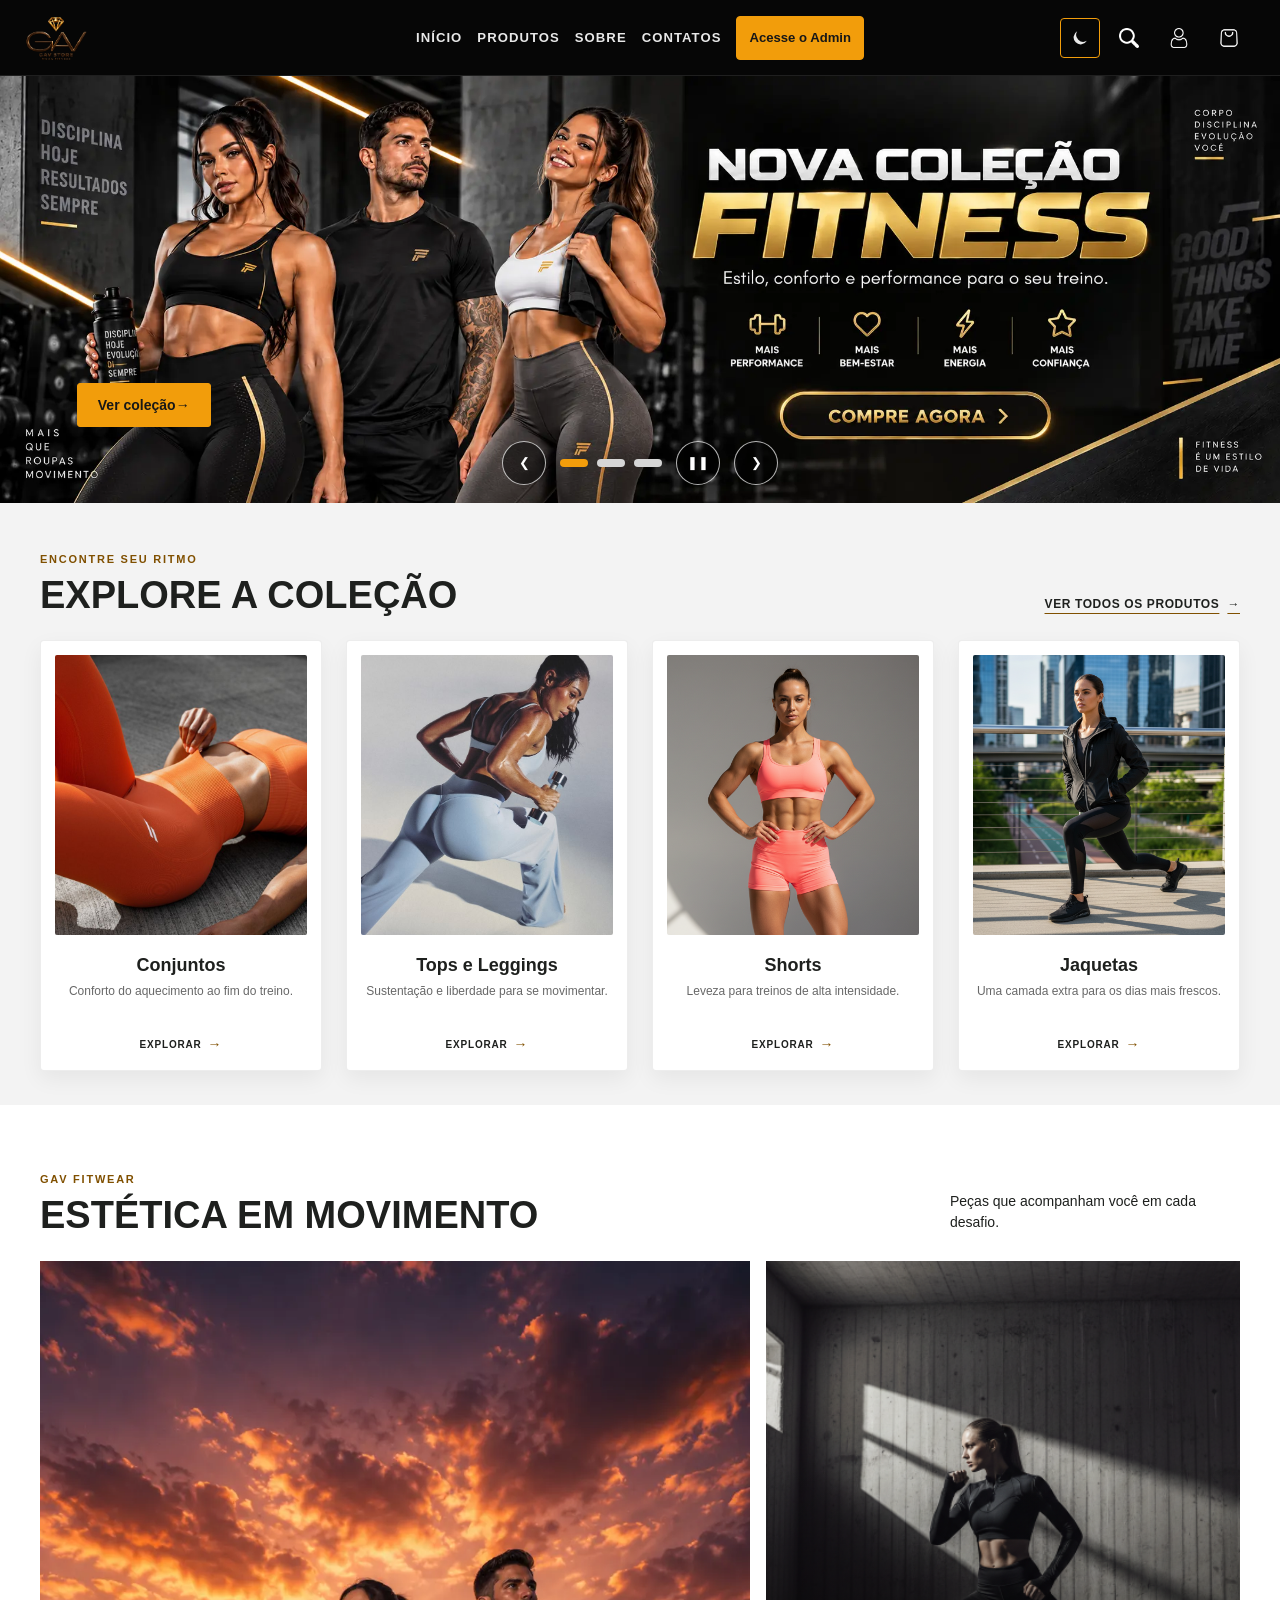
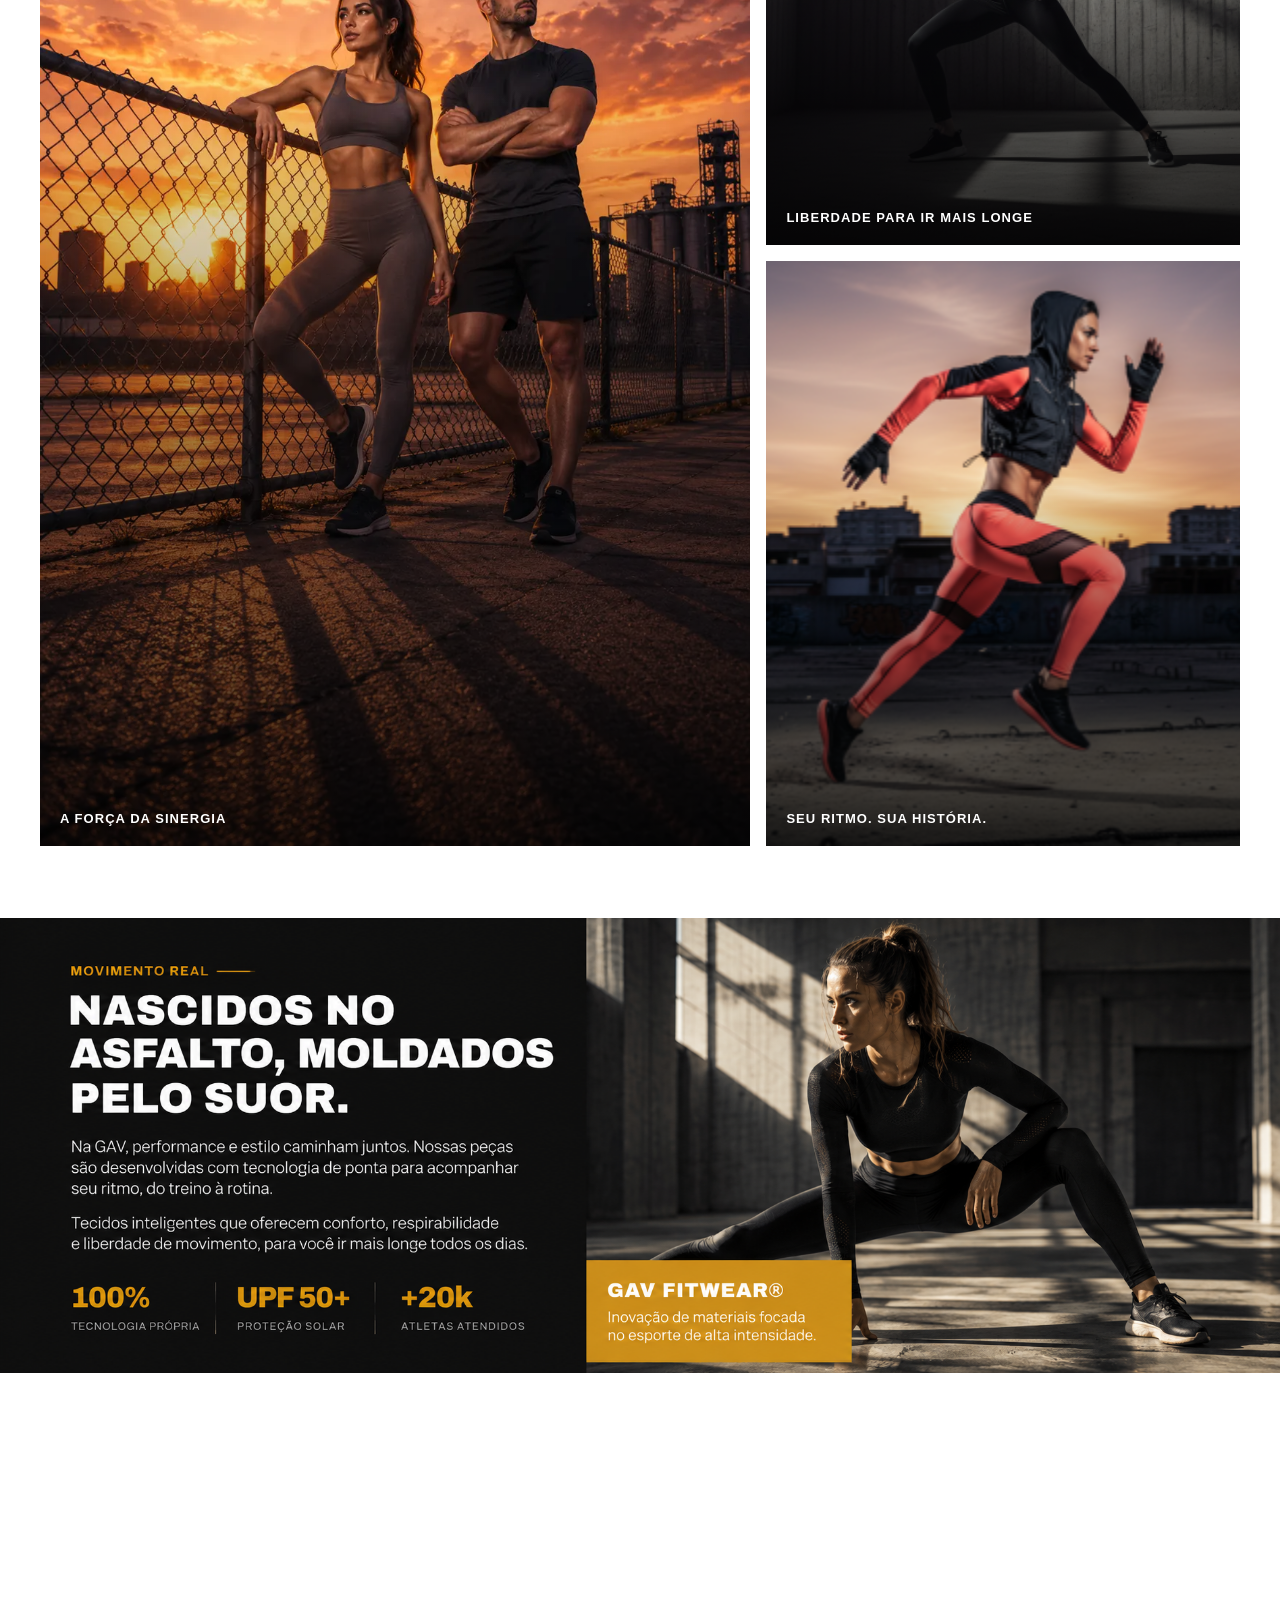
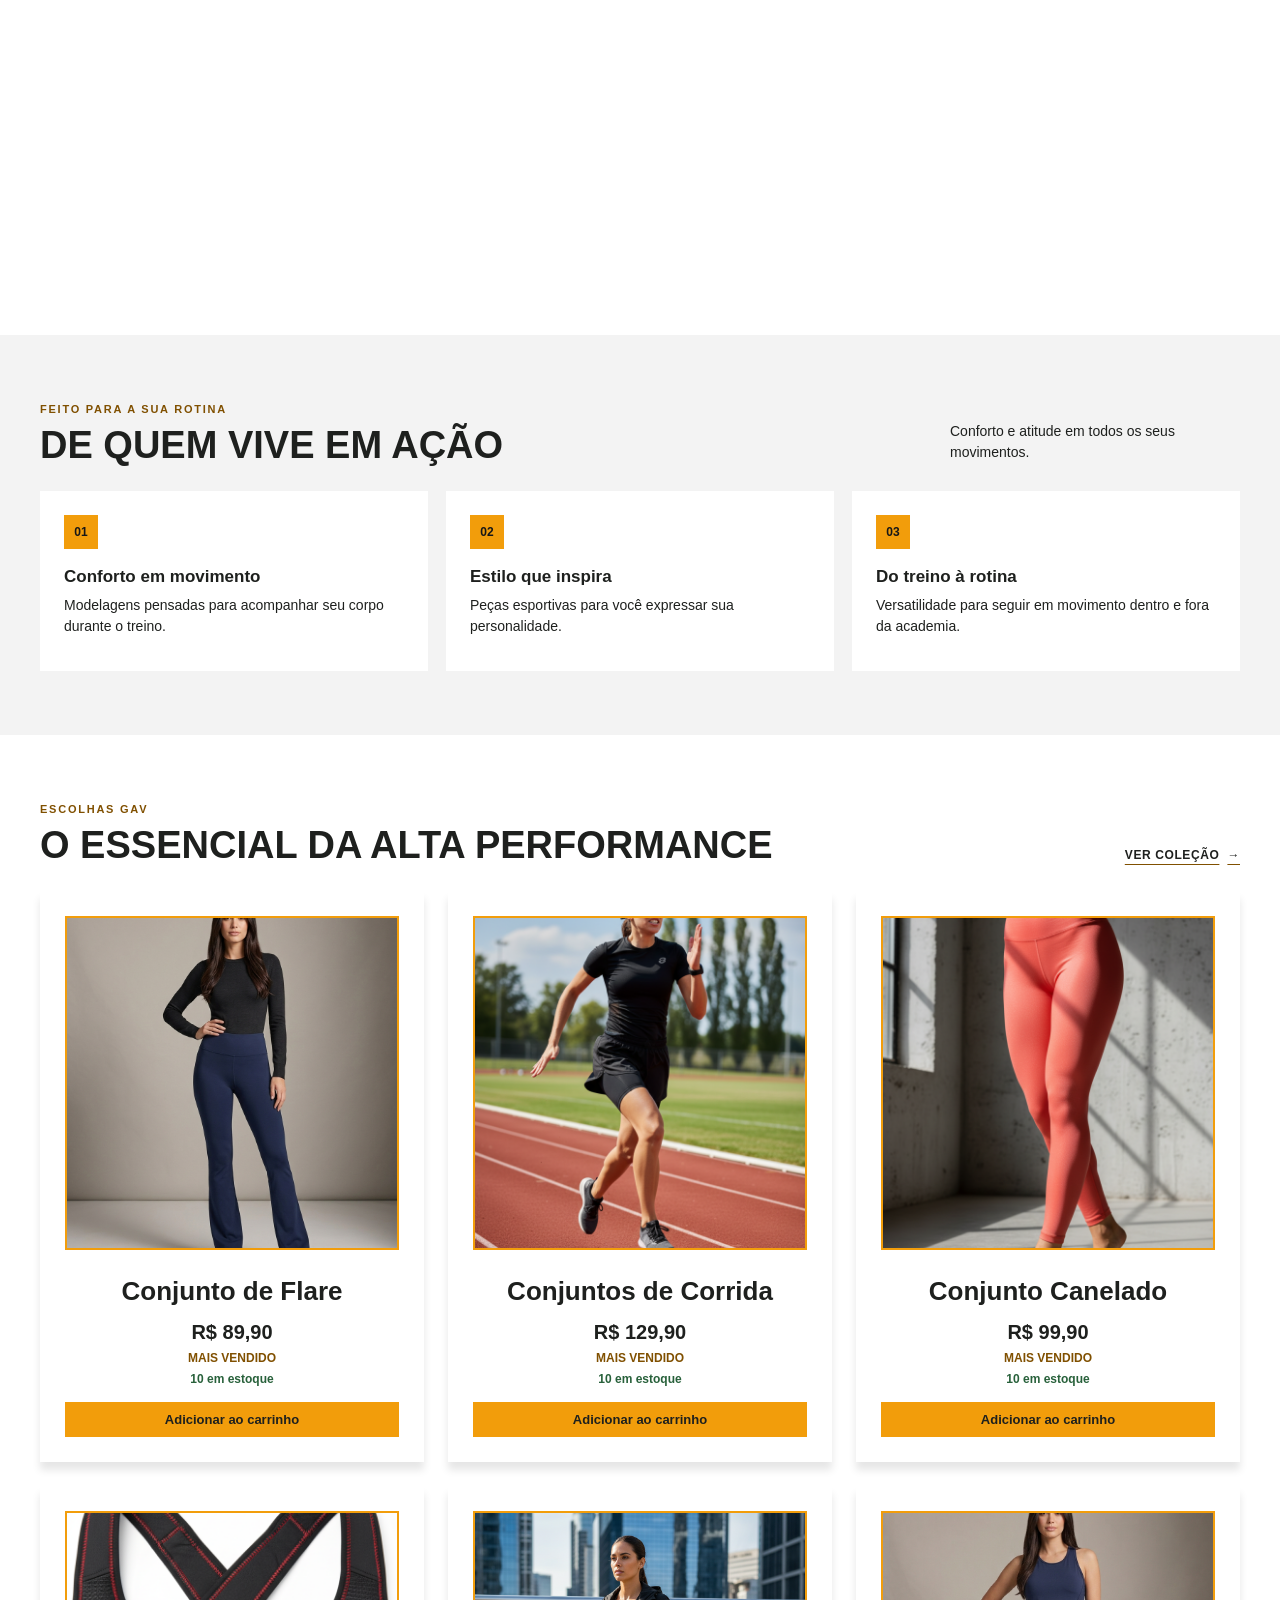
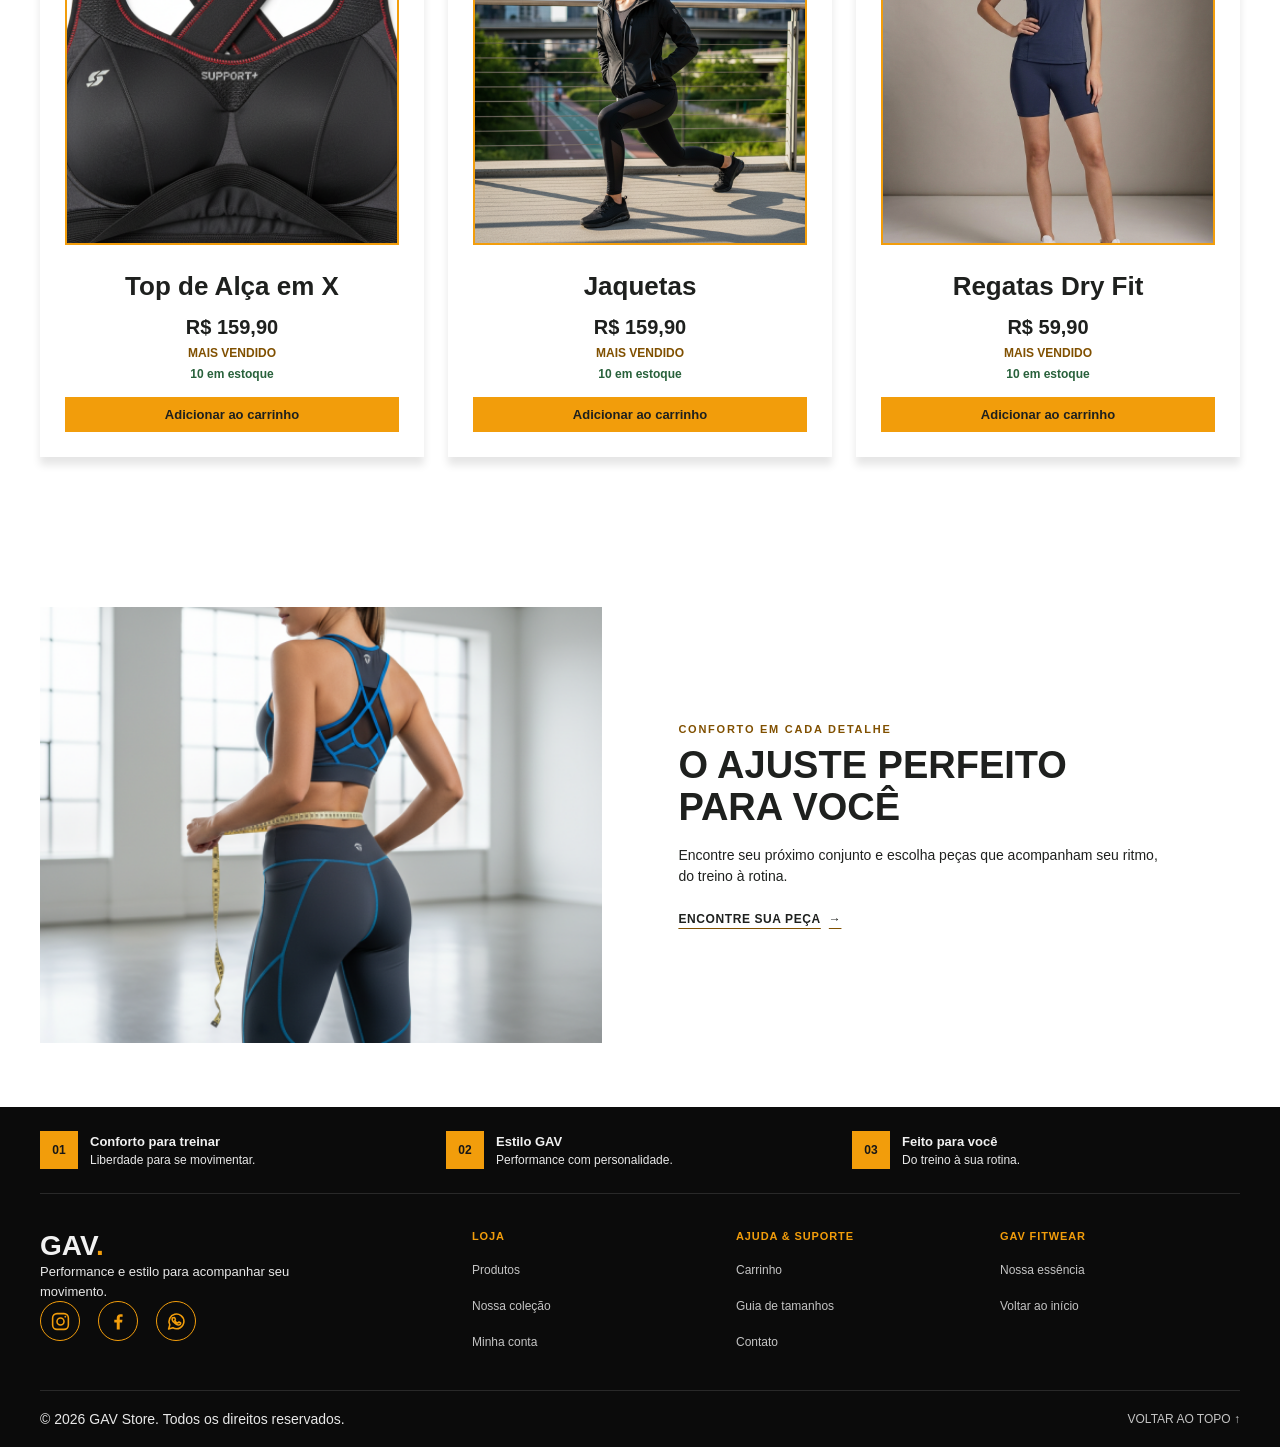
<file: index.html>
<!DOCTYPE html>
<html lang="pt-BR">
<head>
    <meta charset="UTF-8">
    <meta name="viewport" content="width=device-width, initial-scale=1.0">
    <meta name="description" content="Roupas esportivas GAV Store para acompanhar seu movimento, do treino à rotina.">
    <title>GAV Store | Moda esportiva</title>
    <link rel="stylesheet" href="style.css">
    
</head>
<body id="Inicio">
    <a class="atalho-conteudo" href="#conteudo-principal">Pular para o conteúdo principal</a>
    <header class="cabecalho">
      <a class="link-logo" href="#Inicio" aria-label="GAV Store - início">
        <img class="logo-imagem" src="imagens/logo3d.png" alt="Logo da GAV Store" width="150" height="150">
      </a>

      <a class="carrinho" href="carrinho.html" aria-label="Carrinho de compras" title="Carrinho">
        <img src="imagens/carrinho.png" alt="">
      </a>
      <a class="perfil" href="perfil.html" aria-label="Perfil de usuario" title="Perfil">
        <img src="imagens/perfil.png" alt=""> 
      </a>
      <a class="lupa" href="pesquisa.html" aria-label="Pesquisar no site" title="Pesquisar">
        <img src="imagens/lupa.png" alt="">
      </a>
      <button class="alternar-tema" type="button" aria-label="Ativar tema escuro" aria-pressed="false"></button>
                <div id="topo">
            <nav class="menu" aria-label="Navegação principal"> 
                <a href="#Inicio">INÍCIO</a>
                <a href="#Produto" data-menu-site="produtos">PRODUTOS</a>
                <a href="#Sobre" data-menu-site="menuSobre">SOBRE</a>
                <a href="#Contatos" data-menu-site="menuContatos">CONTATOS</a>
                <a class="link-admin-publico" href="menu.html" target="_blank" rel="noopener noreferrer" aria-label="Abrir painel administrativo em uma nova aba">Acesse o Admin</a>
            </nav>

        </div>
      </header>

      <main id="conteudo-principal" tabindex="-1">
        <section class="carrossel" data-area-site="carrossel" aria-label="Destaques da GAV Store" aria-roledescription="carrossel">
          <h1 class="texto-acessivel">Moda esportiva GAV Store</h1>
          <div class="carrossel-slides" id="destaques-slides" aria-live="off">
            <article class="carrossel-slide ativo" aria-label="1 de 3" aria-roledescription="slide" aria-hidden="false">
              <img data-imagem-site="slide1" src="imagens/banner 1.png" alt="Atleta correndo em uma pista urbana ao entardecer">
              <a class="botao-banner" data-texto-site="botaoSlide1" href="#Produto">Ver coleção <span aria-hidden="true">&rarr;</span></a>
            </article>
            <article class="carrossel-slide" aria-label="2 de 3" aria-roledescription="slide" aria-hidden="true" inert>
              <img data-imagem-site="slide2" src="imagens/fretegratis.png" alt="frete gratis">
            </article>
            <article class="carrossel-slide" aria-label="3 de 3" aria-roledescription="slide" aria-hidden="true" inert>
              <img data-imagem-site="slide3" src="imagens/treinourbannobanner.png" alt="Duas pessoas treinando em uma quadra ao pôr do sol">
              <div class="carrossel-legenda">
                <span>FEITO PARA VOCÊ</span>
                <h2>Seu movimento, suas regras.</h2>
                <p data-texto-site="descricaoSlide">Encontre peças que acompanham cada treino.</p>
                <a href="#Produto" class="botao-banner" data-texto-site="botaoSlide3">Explore os produtos</a>
              </div>
            </article>
          </div>

          <div class="carrossel-controles">
            <button class="carrossel-seta anterior" type="button" aria-label="Slide anterior" aria-controls="destaques-slides">
              <span aria-hidden="true">&#10094;</span>
            </button>
            <div class="carrossel-indicadores" role="group" aria-label="Escolher destaque">
              <button class="ativo" type="button" aria-label="Ir para o slide 1" aria-controls="destaques-slides" aria-current="true"></button>
              <button type="button" aria-label="Ir para o slide 2" aria-controls="destaques-slides"></button>
              <button type="button" aria-label="Ir para o slide 3" aria-controls="destaques-slides"></button>
            </div>
            <button class="carrossel-pausa" type="button" aria-label="Pausar carrossel" aria-pressed="false" aria-controls="destaques-slides">
              <span aria-hidden="true">&#10074;&#10074;</span>
            </button>
            <button class="carrossel-seta proximo" type="button" aria-label="Próximo slide" aria-controls="destaques-slides">
              <span aria-hidden="true">&#10095;</span>
            </button>
          </div>
          <p class="texto-acessivel" id="aviso-carrossel" role="status" aria-live="polite"></p>
        </section>

        <section class="colecao-inicial" data-area-site="colecao" aria-labelledby="colecao-inicial-titulo">
          <div class="titulo-secao">
            <div>
              <span class="sobretitulo">ENCONTRE SEU RITMO</span>
              <h2 id="colecao-inicial-titulo">EXPLORE A COLEÇÃO</h2>
            </div>
            <a class="link-secao" href="#Produto">VER TODOS OS PRODUTOS <span aria-hidden="true">&rarr;</span></a>
          </div>
          <div class="secao-cards">
          <div class="card">
            <img data-imagem-site="categoria1" src="imagens/laranja.png" alt="Conjunto preto de top e legging esportiva">
            <h3>Conjuntos</h3>
            <p>Conforto do aquecimento ao fim do treino.</p>
            <a class="link-categoria" href="#Produto">EXPLORAR <span aria-hidden="true">&rarr;</span></a>
          </div>
          <div class="card">
            <img data-imagem-site="categoria2" src="imagens/azul.png" alt="Conjunto esportivo azul com detalhes cruzados nas costas">
            <h3>Tops e Leggings</h3>
            <p>Sustentação e liberdade para se movimentar.</p>
            <a class="link-categoria" href="#Produto">EXPLORAR <span aria-hidden="true">&rarr;</span></a>
          </div>
          <div class="card">
            <img data-imagem-site="categoria3" src="imagens/figma/conjunto-coral-shorts.png" alt="Conjunto esportivo coral com shorts">
            <h3>Shorts</h3>
            <p>Leveza para treinos de alta intensidade.</p>
            <a class="link-categoria" href="#Produto">EXPLORAR <span aria-hidden="true">&rarr;</span></a>
          </div>
          <div class="card">
            <img data-imagem-site="categoria4" src="imagens/figma/atleta-jaqueta-urbana.png" alt="Atleta usando jaqueta esportiva em ambiente urbano">
            <h3>Jaquetas</h3>
            <p>Uma camada extra para os dias mais frescos.</p>
            <a class="link-categoria" href="#Produto">EXPLORAR <span aria-hidden="true">&rarr;</span></a>
          </div>
          </div>
        </section>

        <section class="movimento" id="Sobre" data-area-site="movimento" aria-labelledby="movimento-titulo">
          <div class="titulo-secao">
            <div>
              <span class="sobretitulo">GAV FITWEAR</span>
              <h2 id="movimento-titulo">ESTÉTICA EM MOVIMENTO</h2>
            </div>
            <p>Peças que acompanham você em cada desafio.</p>
          </div>
          <div class="galeria-movimento">
            <a class="imagem-movimento destaque-movimento" href="#Produto">
              <img data-imagem-site="galeria1" src="imagens/figma/retratopordosol.png" alt="Duas pessoas treinando ao pôr do sol">
              <span>A FORÇA DA SINERGIA</span>
            </a>
            <a class="imagem-movimento" href="#Produto">
              <img data-imagem-site="galeria2" src="imagens/figma/atleta-estudio-preview.png" alt="Atleta treinando em um estúdio de concreto iluminado">
              <span>LIBERDADE PARA IR MAIS LONGE</span>
            </a>
            <a class="imagem-movimento" href="#Produto"> 
              <img data-imagem-site="galeria3" src="imagens/figma/corrida-urbana-preview.png" alt="Atleta correndo em uma via urbana">
              <span>SEU RITMO. SUA HISTÓRIA.</span>
            </a>
          </div>
        </section>

        <div class="bannercentro-envoltorio" data-area-site="bannerCentro">
          <img class="bannercentro" data-imagem-site="bannerCentro" src="imagens/bannercentro.png" alt="Atleta correndo por uma trilha em meio à natureza" width="1265" height="450">
        </div>

        <section class="video-destaque" data-area-site="video" aria-label="Vídeo da GAV Store">
          <iframe
            src="https://www.youtube.com/embed/s7lfjcOwQko"
            title="Vídeo da GAV Store"
            allow="accelerometer; autoplay; clipboard-write; encrypted-media; gyroscope; picture-in-picture; web-share"
            allowfullscreen>
          </iframe>
        </section>

        <section class="manifesto" data-area-site="manifesto" aria-labelledby="manifesto-titulo">
          <div class="titulo-secao">
            <div>
              <span class="sobretitulo">FEITO PARA A SUA ROTINA</span>
              <h2 id="manifesto-titulo">DE QUEM VIVE EM AÇÃO</h2>
            </div>
            <p>Conforto e atitude em todos os seus movimentos.</p>
          </div>
          <div class="diferenciais">
            <article class="diferencial">
              <span class="diferencial-icone" aria-hidden="true">01</span>
              <h3>Conforto em movimento</h3>
              <p>Modelagens pensadas para acompanhar seu corpo durante o treino.</p>
            </article>
            <article class="diferencial">
              <span class="diferencial-icone" aria-hidden="true">02</span>
              <h3>Estilo que inspira</h3>
              <p>Peças esportivas para você expressar sua personalidade.</p>
            </article>
            <article class="diferencial">
              <span class="diferencial-icone" aria-hidden="true">03</span>
              <h3>Do treino à rotina</h3>
              <p>Versatilidade para seguir em movimento dentro e fora da academia.</p>
            </article>
          </div>
        </section>

        <section class="best-sellers" id="Produto" data-area-site="produtos" aria-labelledby="best-sellers-titulo">
          <div class="titulo-secao">
            <div>
              <span class="sobretitulo">ESCOLHAS GAV</span>
              <h2 id="best-sellers-titulo">O ESSENCIAL DA ALTA PERFORMANCE</h2>
            </div>
            <a class="link-secao" href="#Produto">VER COLEÇÃO <span aria-hidden="true">&rarr;</span></a>
          </div>
          <div class="secao-cards" id="lista-produtos"></div>
          <p id="aviso-produtos" role="alert" aria-live="assertive"></p>
        </section>

        <section class="guia-tamanhos" data-area-site="guia" aria-labelledby="guia-tamanhos-titulo">
          <img data-imagem-site="guia" src="imagens/figma/ajuste-conjunto-azul.png" alt="Atleta verificando o ajuste de um conjunto esportivo azul">
          <div class="conteudo-guia">
            <span class="sobretitulo">CONFORTO EM CADA DETALHE</span>
            <h2 id="guia-tamanhos-titulo">O AJUSTE PERFEITO PARA VOCÊ</h2>
            <p>Encontre seu próximo conjunto e escolha peças que acompanham seu ritmo, do treino à rotina.</p>
            <a class="link-secao" href="#Produto">ENCONTRE SUA PEÇA <span aria-hidden="true">&rarr;</span></a>
          </div>
        </section>
      </main>

      <footer class="rodape" id="Contatos">
        <div class="beneficios-rodape" data-area-site="beneficiosRodape" role="group" aria-label="Diferenciais da GAV Store">
          <div><span aria-hidden="true">01</span><p><strong>Conforto para treinar</strong><br>Liberdade para se movimentar.</p></div>
          <div><span aria-hidden="true">02</span><p><strong>Estilo GAV</strong><br>Performance com personalidade.</p></div>
          <div><span aria-hidden="true">03</span><p><strong>Feito para você</strong><br>Do treino à sua rotina.</p></div>
        </div>
        <div class="rodape-conteudo">
          <div class="rodape-marca">
            <a class="marca-rodape" href="#Inicio">GAV<span>.</span></a>
            <p>Performance e estilo para acompanhar seu movimento.</p>
            <div class="redes-sociais" role="group" aria-label="Redes sociais da GAV Store">
              <a href="https://www.instagram.com/" data-rede-social="instagram" target="_blank" rel="noopener noreferrer" aria-label="Instagram" title="Instagram">
                <svg viewBox="0 0 24 24" aria-hidden="true">
                  <rect x="3" y="3" width="18" height="18" rx="5"></rect>
                  <circle cx="12" cy="12" r="4"></circle>
                  <circle class="ponto-icone" cx="17.5" cy="6.5" r="1"></circle>
                </svg>
              </a>
              <a href="https://www.facebook.com/" data-rede-social="facebook" target="_blank" rel="noopener noreferrer" aria-label="Facebook" title="Facebook">
                <svg viewBox="0 0 24 24" aria-hidden="true">
                  <path class="icone-preenchido" d="M13.4 21v-8h2.7l.4-3h-3.1V8.1c0-.9.3-1.5 1.6-1.5h1.7V3.9c-.3 0-1.3-.1-2.5-.1-2.5 0-4.2 1.5-4.2 4.3V10H7.2v3H10v8h3.4z"></path>
                </svg>
              </a>
              <a href="https://www.whatsapp.com/" data-rede-social="whatsapp" target="_blank" rel="noopener noreferrer" aria-label="WhatsApp" title="WhatsApp">
                <svg viewBox="0 0 24 24" aria-hidden="true">
                  <path d="M20.5 11.8a8.5 8.5 0 0 1-12.6 7.4L3 20.5l1.4-4.7a8.5 8.5 0 1 1 16.1-4z"></path>
                  <path d="M8.5 7.8c.2-.4.4-.4.7-.4h.4c.2 0 .3.1.4.4l.7 1.7c.1.2.1.4 0 .5l-.5.6c-.2.2-.2.3-.1.5.3.6.8 1.1 1.3 1.5.6.5 1.2.8 1.8 1 .2.1.4.1.5-.1l.7-.8c.2-.2.3-.2.5-.1l1.6.8c.2.1.3.2.3.4 0 .3-.2 1.2-.8 1.6-.5.4-1.1.6-1.8.5-.6-.1-1.4-.3-2.4-.8-1.3-.6-2.4-1.6-3.3-2.7-.9-1-1.4-2.2-1.5-3.1 0-.7.2-1.2.5-1.5z"></path>
                </svg>
              </a>
            </div>
          </div>
          <nav class="rodape-links" aria-label="Links da loja">
            <div>
              <h3>LOJA</h3>
              <a href="#Produto">Produtos</a>
              <a href="#Sobre">Nossa coleção</a>
              <a href="perfil.html">Minha conta</a>
            </div>
            <div>
              <h3>AJUDA &amp; SUPORTE</h3>
              <a href="carrinho.html">Carrinho</a>
              <a href="#guia-tamanhos-titulo">Guia de tamanhos</a>
              <a href="#Contatos">Contato</a>
            </div>
            <div>
              <h3>GAV FITWEAR</h3>
              <a href="#Sobre">Nossa essência</a>
              <a href="#Inicio">Voltar ao início</a>
            </div>
          </nav>
        </div>
        <div class="rodape-final">
          <p>&copy; 2026 GAV Store. Todos os direitos reservados.</p>
          <a href="#Inicio">VOLTAR AO TOPO &uarr;</a>
        </div>
      </footer>
      <script src="tema.js"></script>
      <script src="carrossel.js"></script>
      <script src="catalogo.js"></script>
      <script src="carrinho.js"></script>
      <script src="site-config.js"></script>
      <script src="metricas.js"></script>
</body>
</html>
</file>
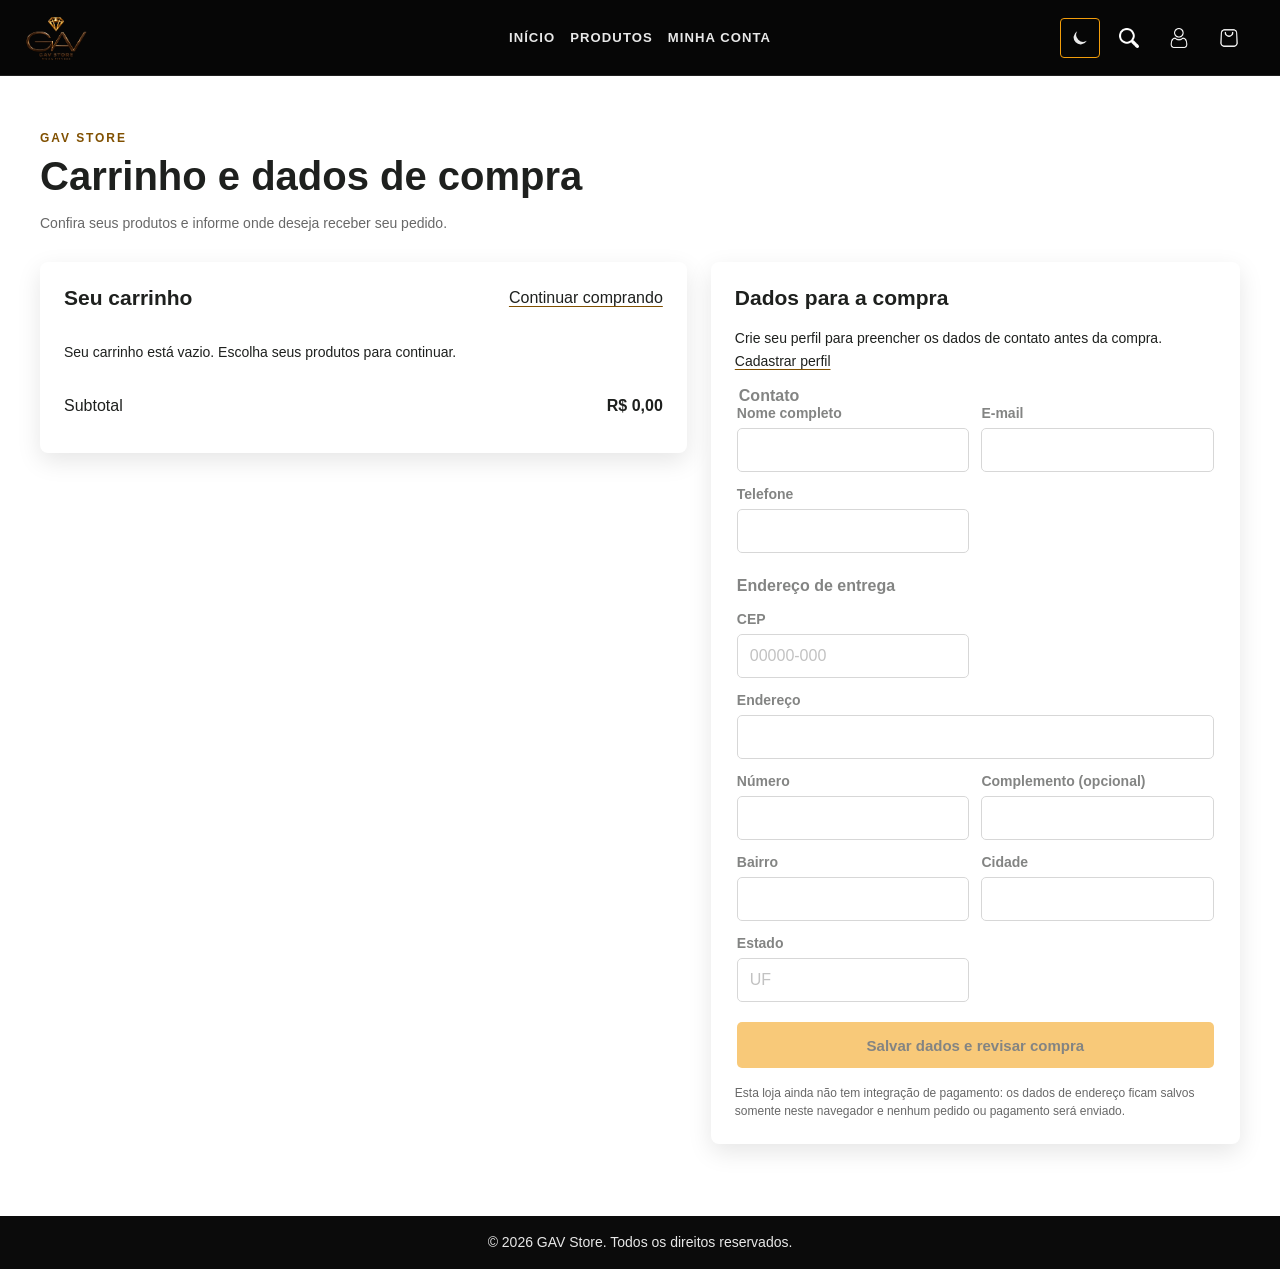
<file: carrinho.html>
<!DOCTYPE html>
<html lang="pt-BR">
<head>
  <meta charset="UTF-8">
  <meta name="viewport" content="width=device-width, initial-scale=1.0">
  <meta name="description" content="Confira seu carrinho e informe os dados para a compra na GAV Store.">
  <title>Carrinho e compra | GAV Store</title>
  <link rel="stylesheet" href="style.css">
</head>
<body>
  <a class="atalho-conteudo" href="#conteudo-principal">Pular para o conteúdo principal</a>
  <header class="cabecalho">
    <a class="link-logo" href="index.html" aria-label="GAV Store - página inicial">
      <img class="logo-imagem" src="imagens/logo3d.png" alt="Logo da GAV Store" width="70" height="70">
    </a>
    <a class="carrinho" href="carrinho.html" aria-label="Carrinho de compras" title="Carrinho">
      <img src="imagens/carrinho.png" alt="">
    </a>
    <a class="perfil" href="perfil.html" aria-label="Minha conta" title="Minha conta">
      <img src="imagens/perfil.png" alt="">
    </a>
    <a class="lupa" href="pesquisa.html" aria-label="Pesquisar no site" title="Pesquisar">
      <img src="imagens/lupa.png" alt="">
    </a>
    <button class="alternar-tema" type="button" aria-label="Ativar tema escuro" aria-pressed="false"></button>
    <div id="topo">
      <nav class="menu" aria-label="Navegação principal">
        <a href="index.html#Inicio">INÍCIO</a>
        <a href="index.html#Produto">PRODUTOS</a>
        <a href="perfil.html">MINHA CONTA</a>
      </nav>
    </div>
  </header>

  <main id="conteudo-principal" class="pagina-carrinho" tabindex="-1">
    <div class="cabecalho-carrinho">
      <span class="selo-cadastro">GAV STORE</span>
      <h1>Carrinho e dados de compra</h1>
      <p>Confira seus produtos e informe onde deseja receber seu pedido.</p>
    </div>

    <div class="layout-carrinho">
      <section class="cartao-carrinho" aria-labelledby="titulo-resumo-carrinho">
        <div class="titulo-cartao-carrinho">
          <h2 id="titulo-resumo-carrinho" tabindex="-1">Seu carrinho</h2>
          <a href="index.html#Produto">Continuar comprando</a>
        </div>
        <div class="lista-carrinho" id="lista-carrinho"></div>
        <div class="total-carrinho" aria-live="polite" aria-atomic="true">
          <span>Subtotal</span>
          <strong id="total-carrinho">R$ 0,00</strong>
        </div>
        <p class="aviso-carrinho" id="aviso-carrinho" role="status" aria-live="polite"></p>
      </section>

      <section class="cartao-carrinho checkout-carrinho" aria-labelledby="titulo-dados-compra">
        <h2 id="titulo-dados-compra">Dados para a compra</h2>
        <p class="aviso-conta-carrinho" id="aviso-conta-carrinho" role="status"></p>
        <form id="formulario-compra">
          <fieldset id="campos-compra" disabled>
            <legend>Contato</legend>
            <div class="campos-checkout">
              <div class="campo-cadastro">
                <label for="compra-nome">Nome completo</label>
                <input id="compra-nome" name="nome" autocomplete="name" required>
              </div>
              <div class="campo-cadastro">
                <label for="compra-email">E-mail</label>
                <input id="compra-email" name="email" type="email" autocomplete="email" required>
              </div>
              <div class="campo-cadastro">
                <label for="compra-telefone">Telefone</label>
                <input id="compra-telefone" name="telefone" type="tel" autocomplete="tel" required>
              </div>
            </div>

            <h3 class="titulo-endereco-carrinho">Endereço de entrega</h3>
            <div class="campos-checkout">
              <div class="campo-cadastro">
                <label for="compra-cep">CEP</label>
                <input id="compra-cep" name="cep" autocomplete="postal-code" inputmode="numeric" placeholder="00000-000" required>
              </div>
              <div class="campo-cadastro campo-checkout-largo">
                <label for="compra-endereco">Endereço</label>
                <input id="compra-endereco" name="endereco" autocomplete="street-address" required>
              </div>
              <div class="campo-cadastro">
                <label for="compra-numero">Número</label>
                <input id="compra-numero" name="numero" autocomplete="address-line2" required>
              </div>
              <div class="campo-cadastro">
                <label for="compra-complemento">Complemento (opcional)</label>
                <input id="compra-complemento" name="complemento" autocomplete="off">
              </div>
              <div class="campo-cadastro">
                <label for="compra-bairro">Bairro</label>
                <input id="compra-bairro" name="bairro" required>
              </div>
              <div class="campo-cadastro">
                <label for="compra-cidade">Cidade</label>
                <input id="compra-cidade" name="cidade" autocomplete="address-level2" required>
              </div>
              <div class="campo-cadastro">
                <label for="compra-estado">Estado</label>
                <input id="compra-estado" name="estado" autocomplete="address-level1" maxlength="2" placeholder="UF" required>
              </div>
            </div>
            <button class="botao-cadastro" type="submit">Salvar dados e revisar compra</button>
          </fieldset>
        </form>
        <p class="aviso-finalizacao">Esta loja ainda não tem integração de pagamento: os dados de endereço ficam salvos somente neste navegador e nenhum pedido ou pagamento será enviado.</p>
      </section>
    </div>
  </main>

  <footer class="rodape rodape-simples">
    <p>&copy; 2026 GAV Store. Todos os direitos reservados.</p>
  </footer>
  <script src="tema.js"></script>
  <script src="catalogo.js"></script>
  <script src="carrinho.js"></script>
</body>
</html>
</file>
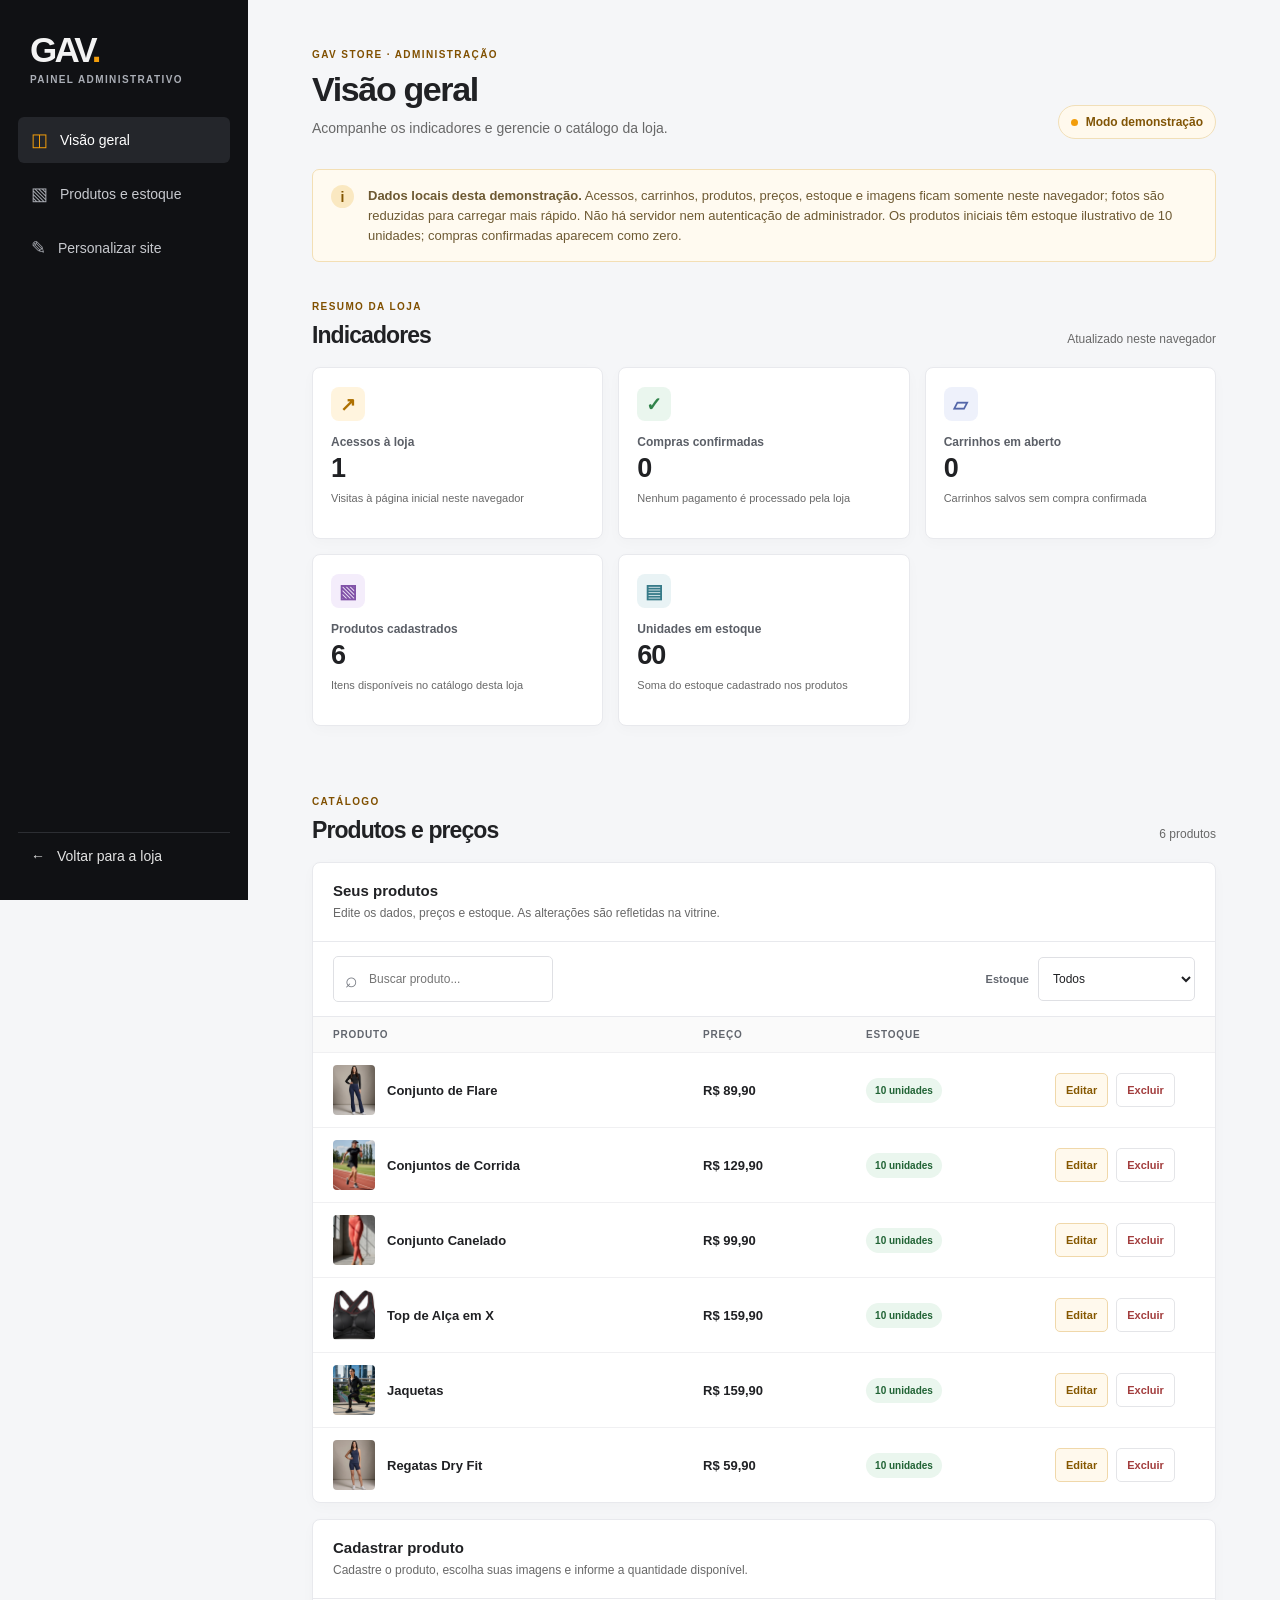
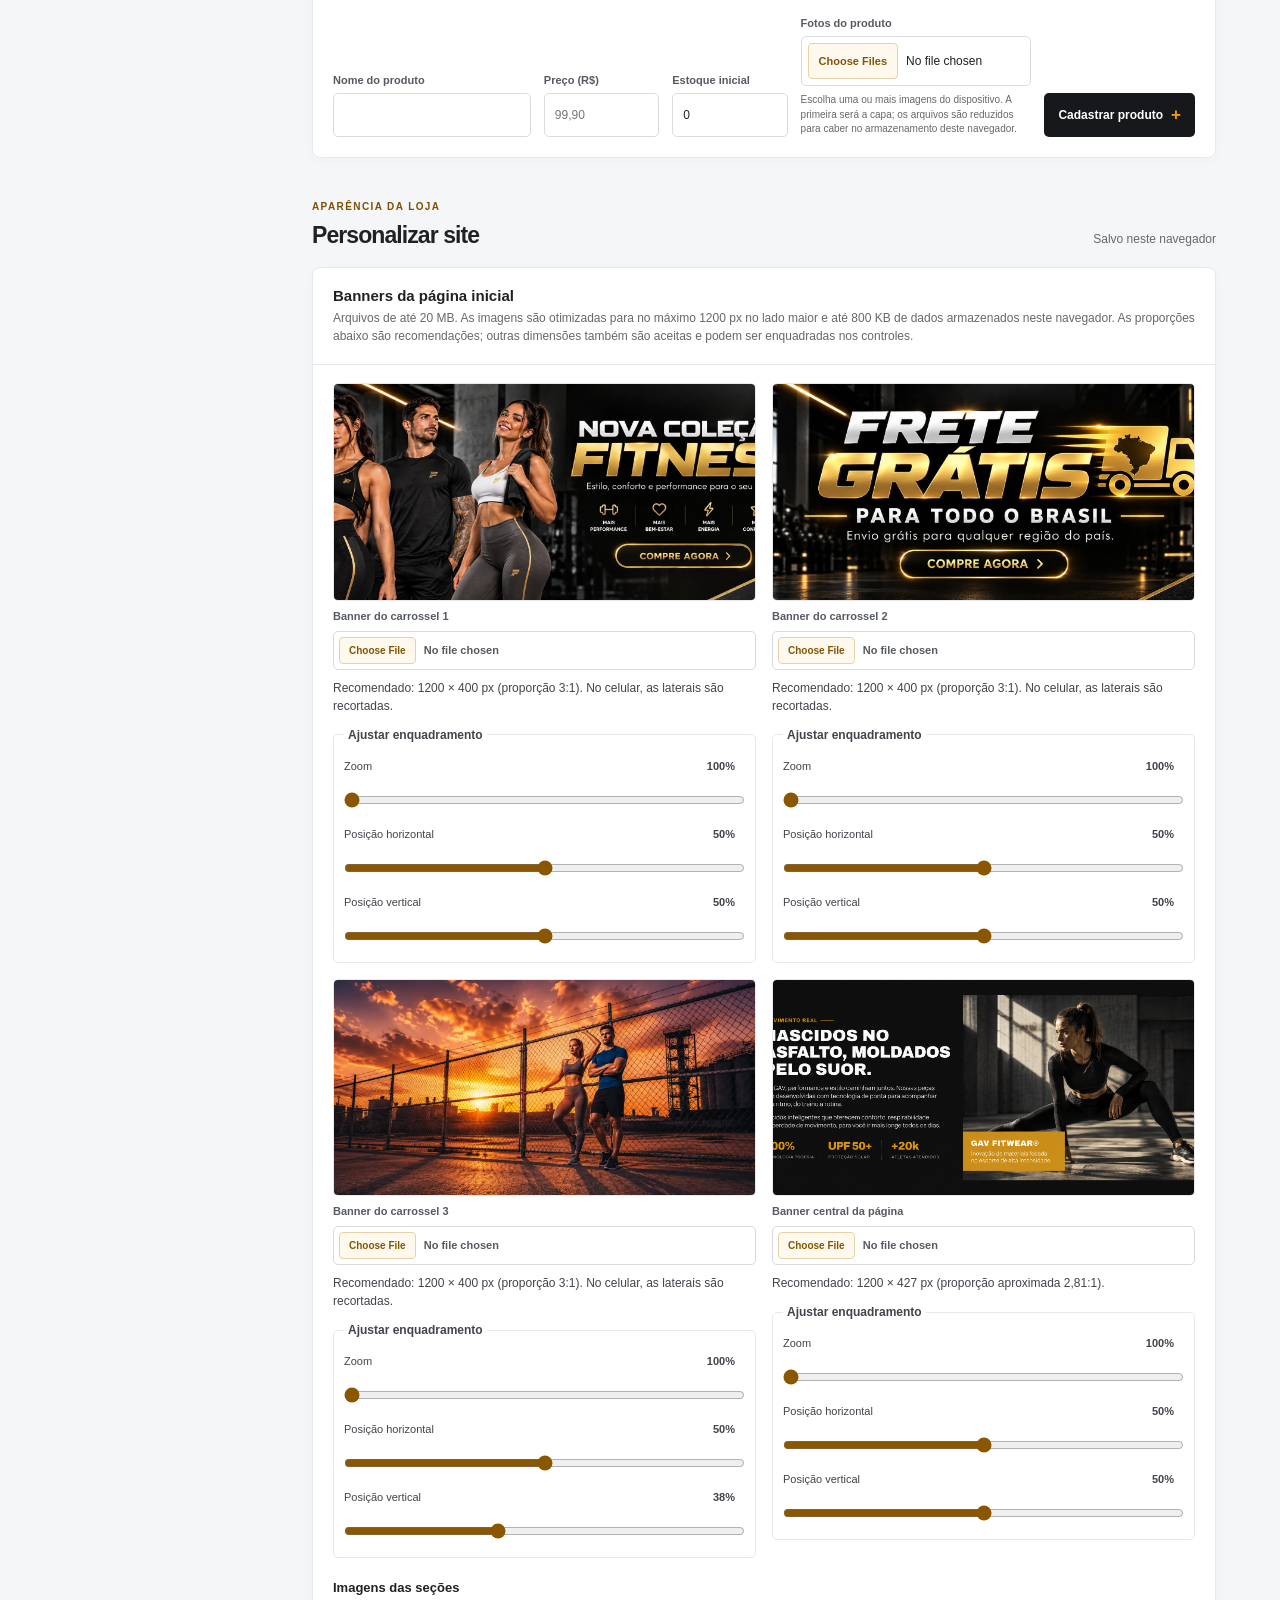
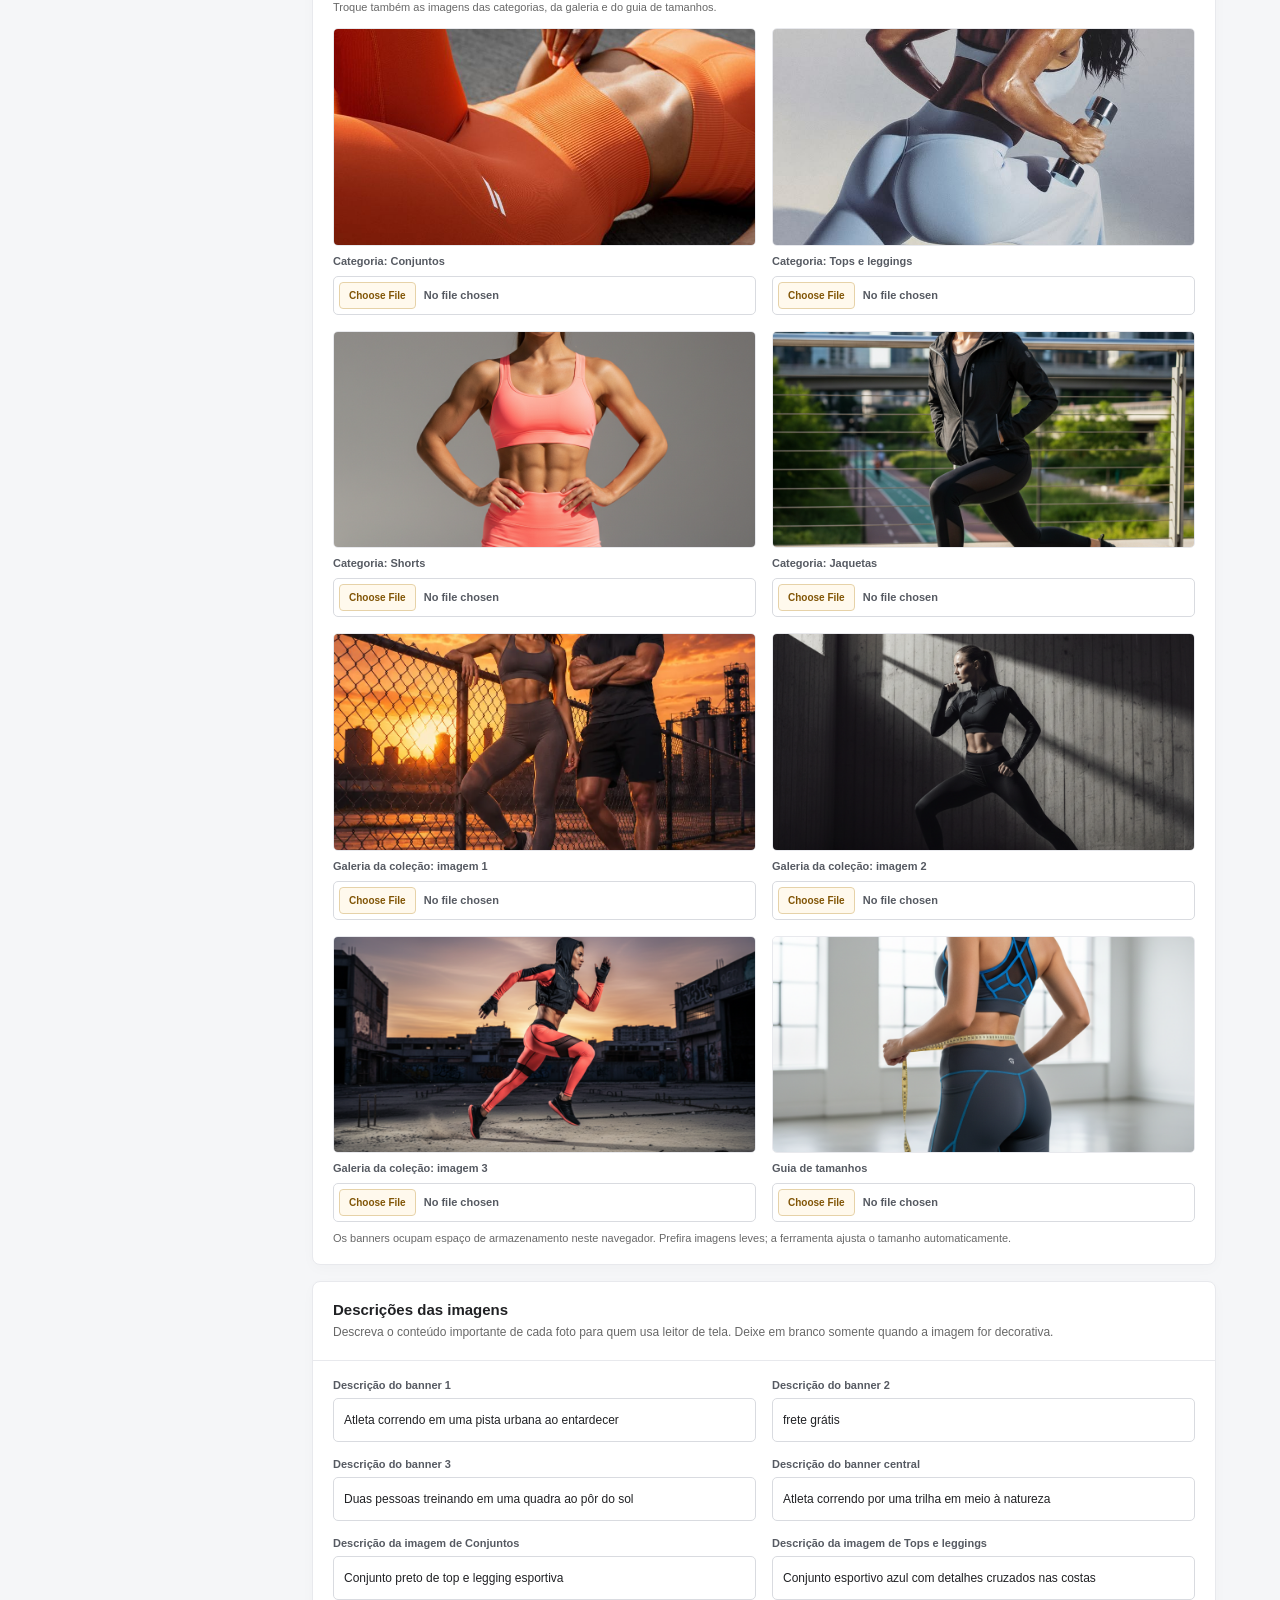
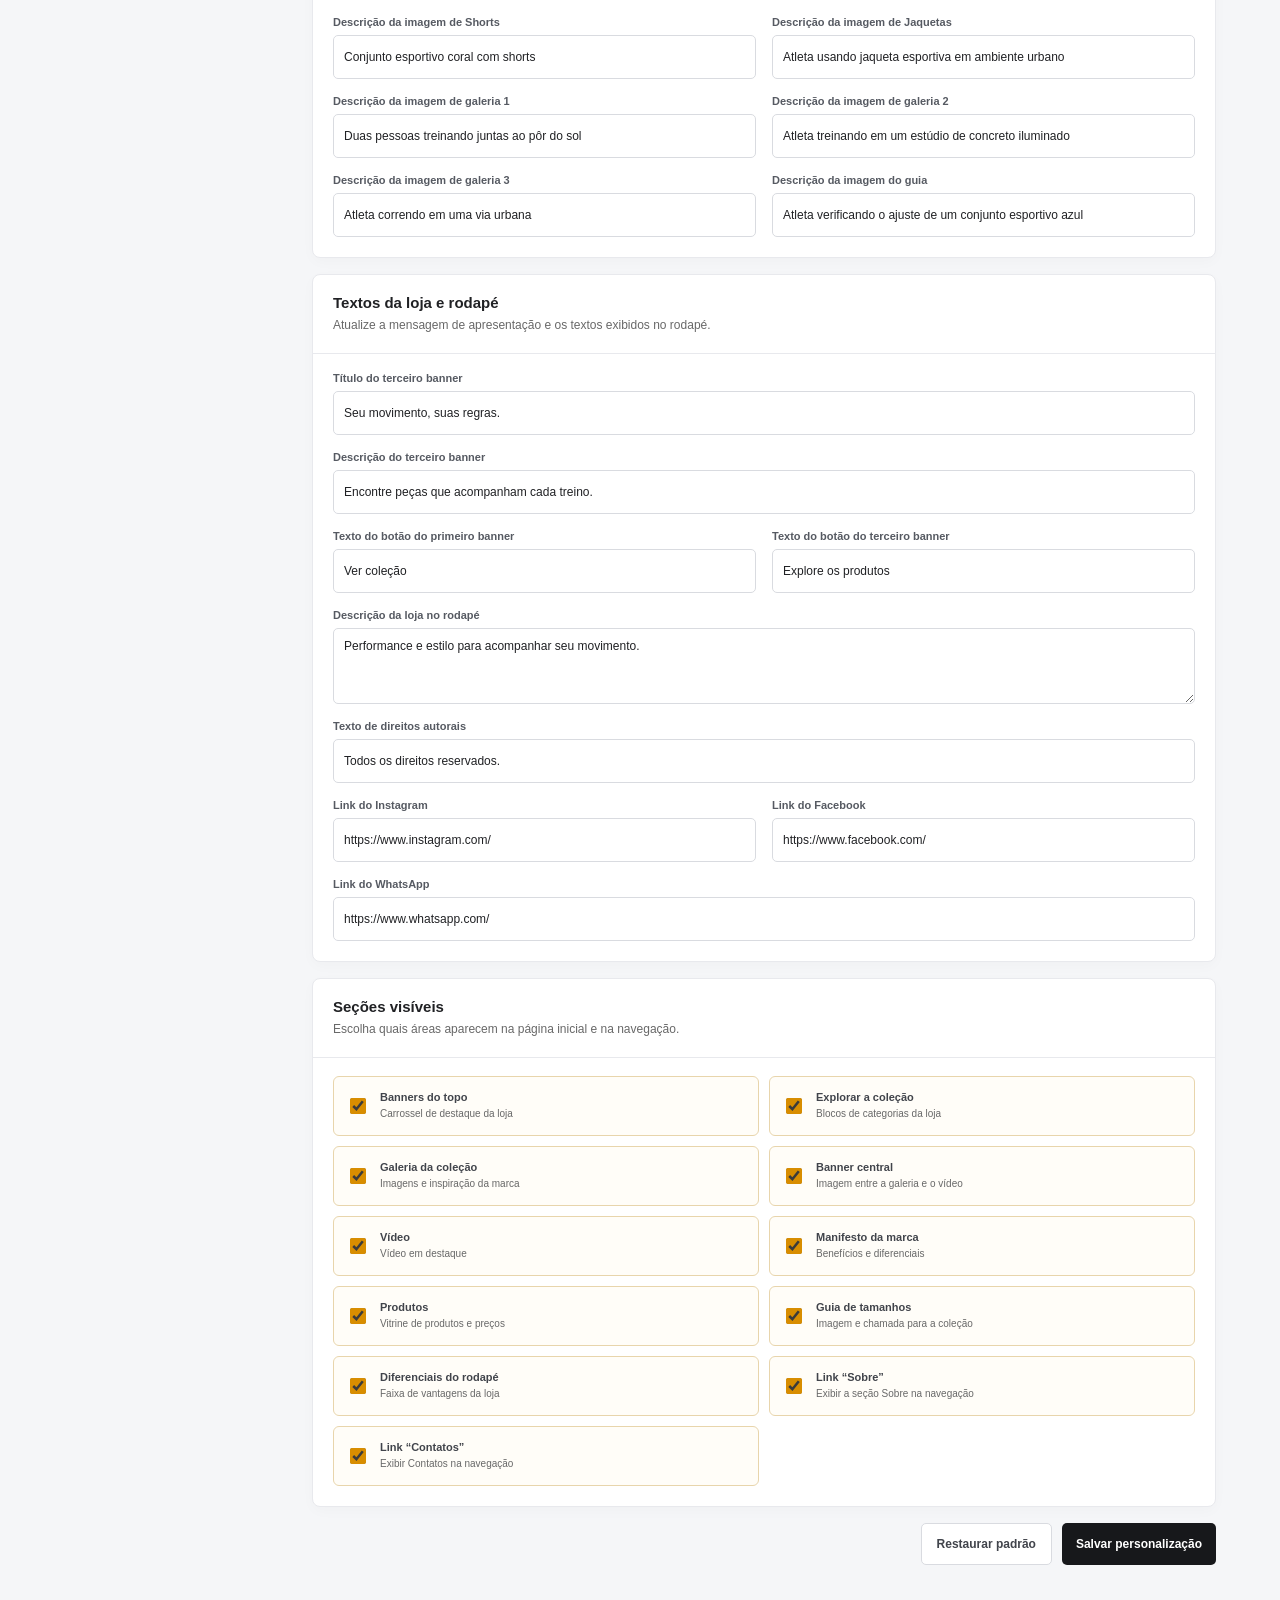
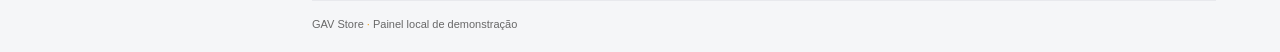
<file: menu.html>
<!DOCTYPE html>
<html lang="pt-BR">
<head>
  <meta charset="UTF-8">
  <meta name="viewport" content="width=device-width, initial-scale=1.0">
  <meta name="description" content="Painel administrativo da GAV Store.">
  <title>Painel administrativo | GAV Store</title>
  <link rel="stylesheet" href="painel-admin.css">
</head>
<body>
  <a class="atalho-conteudo" href="#conteudo-principal">Pular para o conteúdo principal</a>
  <div class="painel-layout">
    <aside class="barra-lateral">
      <a class="marca" href="index.html" aria-label="GAV Store - voltar para a loja">
        <span class="marca-simbolo">GAV<span>.</span></span>
        <span class="marca-legenda">PAINEL ADMINISTRATIVO</span>
      </a>
      <nav class="navegacao-painel" aria-label="Menu administrativo">
        <a class="link-navegacao ativo" href="#visao-geral"><span aria-hidden="true">◫</span> Visão geral</a>
        <a class="link-navegacao" href="#produtos"><span aria-hidden="true">▧</span> Produtos e estoque</a>
        <a class="link-navegacao" href="#personalizar"><span aria-hidden="true">✎</span> Personalizar site</a>
      </nav>
      <a class="voltar-loja" href="index.html"><span aria-hidden="true">←</span> Voltar para a loja</a>
    </aside>

    <main id="conteudo-principal" class="conteudo-painel" tabindex="-1">
      <header class="cabecalho-painel">
        <div>
          <span class="sobretitulo-painel">GAV STORE · ADMINISTRAÇÃO</span>
          <h1>Visão geral</h1>
          <p>Acompanhe os indicadores e gerencie o catálogo da loja.</p>
        </div>
        <span class="status-demo"><span aria-hidden="true"></span> Modo demonstração</span>
      </header>

      <section class="aviso-demo" aria-label="Limites dos dados deste painel">
        <span class="aviso-icone" aria-hidden="true">i</span>
        <p><strong>Dados locais desta demonstração.</strong> Acessos, carrinhos, produtos, preços, estoque e imagens ficam somente neste navegador; fotos são reduzidas para carregar mais rápido. Não há servidor nem autenticação de administrador. Os produtos iniciais têm estoque ilustrativo de 10 unidades; compras confirmadas aparecem como zero.</p>
      </section>

      <section id="visao-geral" class="secao-painel" aria-labelledby="titulo-indicadores">
        <div class="titulo-secao-painel">
          <div>
            <span class="sobretitulo-painel">RESUMO DA LOJA</span>
            <h2 id="titulo-indicadores">Indicadores</h2>
          </div>
          <span class="atualizacao-painel">Atualizado neste navegador</span>
        </div>

        <div class="grade-indicadores">
          <article class="cartao-indicador">
            <span class="icone-indicador icone-visitas" aria-hidden="true">↗</span>
            <p>Acessos à loja</p>
            <strong id="total-acessos">—</strong>
            <span class="detalhe-indicador">Visitas à página inicial neste navegador</span>
          </article>
          <article class="cartao-indicador">
            <span class="icone-indicador icone-vendas" aria-hidden="true">✓</span>
            <p>Compras confirmadas</p>
            <strong id="total-compras">0</strong>
            <span class="detalhe-indicador">Nenhum pagamento é processado pela loja</span>
          </article>
          <article class="cartao-indicador">
            <span class="icone-indicador icone-carrinhos" aria-hidden="true">▱</span>
            <p>Carrinhos em aberto</p>
            <strong id="total-carrinhos">—</strong>
            <span class="detalhe-indicador">Carrinhos salvos sem compra confirmada</span>
          </article>
          <article class="cartao-indicador">
            <span class="icone-indicador icone-produtos" aria-hidden="true">▧</span>
            <p>Produtos cadastrados</p>
            <strong id="total-produtos">—</strong>
            <span class="detalhe-indicador">Itens disponíveis no catálogo desta loja</span>
          </article>
          <article class="cartao-indicador">
            <span class="icone-indicador icone-estoque" aria-hidden="true">▤</span>
            <p>Unidades em estoque</p>
            <strong id="total-estoque">—</strong>
            <span class="detalhe-indicador">Soma do estoque cadastrado nos produtos</span>
          </article>
        </div>
        <p id="aviso-painel" class="aviso-painel" role="status" aria-live="polite"></p>
      </section>

      <section id="produtos" class="secao-painel secao-produtos" aria-labelledby="titulo-produtos">
        <div class="titulo-secao-painel">
          <div>
            <span class="sobretitulo-painel">CATÁLOGO</span>
            <h2 id="titulo-produtos">Produtos e preços</h2>
          </div>
          <span class="contador-produtos" id="contador-produtos">— produtos</span>
        </div>

        <div class="cartao-catalogo">
          <div class="cabecalho-tabela">
            <div>
              <h3>Seus produtos</h3>
              <p>Edite os dados, preços e estoque. As alterações são refletidas na vitrine.</p>
            </div>
          </div>
          <div class="ferramentas-catalogo">
            <label class="busca-produtos" for="buscar-produtos">
              <span aria-hidden="true">⌕</span>
              <input id="buscar-produtos" type="search" placeholder="Buscar produto..." autocomplete="off">
            </label>
            <label class="filtro-estoque" for="filtro-estoque">Estoque
              <select id="filtro-estoque">
                <option value="todos">Todos</option>
                <option value="baixo">Estoque baixo (até 5)</option>
                <option value="zerado">Sem estoque</option>
              </select>
            </label>
          </div>
          <p id="resultado-filtro-produtos" class="estado-filtro-produtos" role="status" aria-live="polite"></p>
          <div class="tabela-responsiva">
            <table>
              <thead>
                <tr>
                  <th scope="col">Produto</th>
                  <th scope="col">Preço</th>
                  <th scope="col">Estoque</th>
                  <th scope="col"><span class="texto-acessivel">Ações</span></th>
                </tr>
              </thead>
              <tbody id="lista-produtos-admin"></tbody>
            </table>
          </div>
          <p id="aviso-catalogo" class="aviso-catalogo" role="status" aria-live="polite"></p>
        </div>

        <div class="cartao-novo-produto">
          <div class="cabecalho-tabela">
            <div>
              <h3>Cadastrar produto</h3>
              <p>Cadastre o produto, escolha suas imagens e informe a quantidade disponível.</p>
            </div>
          </div>
          <form id="formulario-produto" class="formulario-produto">
            <div class="campo-produto">
              <label for="produto-nome">Nome do produto</label>
              <input id="produto-nome" name="nome" type="text" maxlength="80" required>
            </div>
            <div class="campo-produto">
              <label for="produto-preco">Preço (R$)</label>
              <input id="produto-preco" name="preco" type="number" min="0.01" step="0.01" placeholder="99,90" required>
            </div>
            <div class="campo-produto">
              <label for="produto-estoque">Estoque inicial</label>
              <input id="produto-estoque" name="estoque" type="number" min="0" step="1" value="0" required>
            </div>
            <div class="campo-produto campo-imagem">
              <label for="produto-imagem">Fotos do produto</label>
              <input id="produto-imagem" name="imagens" type="file" accept="image/*" multiple required>
              <span class="ajuda-campo">Escolha uma ou mais imagens do dispositivo. A primeira será a capa; os arquivos são reduzidos para caber no armazenamento deste navegador.</span>
            </div>
            <button class="botao-principal" type="submit">Cadastrar produto <span aria-hidden="true">+</span></button>
          </form>
        </div>
      </section>
      <section id="personalizar" class="secao-painel secao-personalizar" aria-labelledby="titulo-personalizar">
        <div class="titulo-secao-painel">
          <div>
            <span class="sobretitulo-painel">APARÊNCIA DA LOJA</span>
            <h2 id="titulo-personalizar">Personalizar site</h2>
          </div>
          <span class="contador-produtos">Salvo neste navegador</span>
        </div>

        <form id="formulario-personalizacao" class="formulario-personalizacao">
          <section class="cartao-personalizacao" aria-labelledby="titulo-banners">
            <div class="cabecalho-tabela">
              <div>
                <h3 id="titulo-banners">Banners da página inicial</h3>
                <p>Arquivos de até 20 MB. As imagens são otimizadas para no máximo 1200 px no lado maior e até 800 KB de dados armazenados neste navegador. As proporções abaixo são recomendações; outras dimensões também são aceitas e podem ser enquadradas nos controles.</p>
              </div>
            </div>
            <div class="grade-banners">
              <div class="campo-banner">
                <div class="preview-banner"><img id="preview-slide-1" alt="Prévia do banner 1"></div>
                <label for="imagem-slide-1">Banner do carrossel 1</label>
                <input id="imagem-slide-1" type="file" accept="image/*" data-imagem-site="slide1">
                <span class="dica-tamanho-banner">Recomendado: 1200 × 400 px (proporção 3:1). No celular, as laterais são recortadas.</span>
                <p class="info-dimensao-imagem" id="info-imagem-slide1" data-info-imagem="slide1" role="status" aria-live="polite"></p>
                <fieldset class="ajustes-banner" data-ajuste-banner="slide1">
                  <legend>Ajustar enquadramento</legend>
                  <label for="zoom-slide-1">Zoom <output data-valor-ajuste="zoom">100%</output></label>
                  <input id="zoom-slide-1" type="range" min="100" max="200" step="1" value="100" data-controle-ajuste="zoom">
                  <label for="horizontal-slide-1">Posição horizontal <output data-valor-ajuste="x">50%</output></label>
                  <input id="horizontal-slide-1" type="range" min="0" max="100" step="1" value="50" data-controle-ajuste="x">
                  <label for="vertical-slide-1">Posição vertical <output data-valor-ajuste="y">50%</output></label>
                  <input id="vertical-slide-1" type="range" min="0" max="100" step="1" value="50" data-controle-ajuste="y">
                </fieldset>
              </div>
              <div class="campo-banner">
                <div class="preview-banner"><img id="preview-slide-2" alt="Prévia do banner 2"></div>
                <label for="imagem-slide-2">Banner do carrossel 2</label>
                <input id="imagem-slide-2" type="file" accept="image/*" data-imagem-site="slide2">
                <span class="dica-tamanho-banner">Recomendado: 1200 × 400 px (proporção 3:1). No celular, as laterais são recortadas.</span>
                <p class="info-dimensao-imagem" id="info-imagem-slide2" data-info-imagem="slide2" role="status" aria-live="polite"></p>
                <fieldset class="ajustes-banner" data-ajuste-banner="slide2">
                  <legend>Ajustar enquadramento</legend>
                  <label for="zoom-slide-2">Zoom <output data-valor-ajuste="zoom">100%</output></label>
                  <input id="zoom-slide-2" type="range" min="100" max="200" step="1" value="100" data-controle-ajuste="zoom">
                  <label for="horizontal-slide-2">Posição horizontal <output data-valor-ajuste="x">50%</output></label>
                  <input id="horizontal-slide-2" type="range" min="0" max="100" step="1" value="50" data-controle-ajuste="x">
                  <label for="vertical-slide-2">Posição vertical <output data-valor-ajuste="y">50%</output></label>
                  <input id="vertical-slide-2" type="range" min="0" max="100" step="1" value="50" data-controle-ajuste="y">
                </fieldset>
              </div>
              <div class="campo-banner">
                <div class="preview-banner"><img id="preview-slide-3" alt="Prévia do banner 3"></div>
                <label for="imagem-slide-3">Banner do carrossel 3</label>
                <input id="imagem-slide-3" type="file" accept="image/*" data-imagem-site="slide3">
                <span class="dica-tamanho-banner">Recomendado: 1200 × 400 px (proporção 3:1). No celular, as laterais são recortadas.</span>
                <p class="info-dimensao-imagem" id="info-imagem-slide3" data-info-imagem="slide3" role="status" aria-live="polite"></p>
                <fieldset class="ajustes-banner" data-ajuste-banner="slide3">
                  <legend>Ajustar enquadramento</legend>
                  <label for="zoom-slide-3">Zoom <output data-valor-ajuste="zoom">100%</output></label>
                  <input id="zoom-slide-3" type="range" min="100" max="200" step="1" value="100" data-controle-ajuste="zoom">
                  <label for="horizontal-slide-3">Posição horizontal <output data-valor-ajuste="x">50%</output></label>
                  <input id="horizontal-slide-3" type="range" min="0" max="100" step="1" value="50" data-controle-ajuste="x">
                  <label for="vertical-slide-3">Posição vertical <output data-valor-ajuste="y">38%</output></label>
                  <input id="vertical-slide-3" type="range" min="0" max="100" step="1" value="38" data-controle-ajuste="y">
                </fieldset>
              </div>
              <div class="campo-banner">
                <div class="preview-banner"><img id="preview-banner-centro" alt="Prévia do banner central"></div>
                <label for="imagem-banner-centro">Banner central da página</label>
                <input id="imagem-banner-centro" type="file" accept="image/*" data-imagem-site="bannerCentro">
                <span class="dica-tamanho-banner">Recomendado: 1200 × 427 px (proporção aproximada 2,81:1).</span>
                <p class="info-dimensao-imagem" id="info-imagem-bannerCentro" data-info-imagem="bannerCentro" role="status" aria-live="polite"></p>
                <fieldset class="ajustes-banner" data-ajuste-banner="bannerCentro">
                  <legend>Ajustar enquadramento</legend>
                  <label for="zoom-banner-centro">Zoom <output data-valor-ajuste="zoom">100%</output></label>
                  <input id="zoom-banner-centro" type="range" min="100" max="200" step="1" value="100" data-controle-ajuste="zoom">
                  <label for="horizontal-banner-centro">Posição horizontal <output data-valor-ajuste="x">50%</output></label>
                  <input id="horizontal-banner-centro" type="range" min="0" max="100" step="1" value="50" data-controle-ajuste="x">
                  <label for="vertical-banner-centro">Posição vertical <output data-valor-ajuste="y">50%</output></label>
                  <input id="vertical-banner-centro" type="range" min="0" max="100" step="1" value="50" data-controle-ajuste="y">
                </fieldset>
              </div>
            </div>
            <div class="cabecalho-imagens-adicionais">
              <h4>Imagens das seções</h4>
              <p>Troque também as imagens das categorias, da galeria e do guia de tamanhos.</p>
            </div>
            <div class="grade-banners grade-imagens-adicionais">
              <div class="campo-banner">
                <div class="preview-banner"><img id="preview-categoria1" alt="Prévia da categoria Conjuntos"></div>
                <label for="imagem-categoria1">Categoria: Conjuntos</label>
                <input id="imagem-categoria1" type="file" accept="image/*" data-imagem-site="categoria1">
              </div>
              <div class="campo-banner">
                <div class="preview-banner"><img id="preview-categoria2" alt="Prévia da categoria Tops e leggings"></div>
                <label for="imagem-categoria2">Categoria: Tops e leggings</label>
                <input id="imagem-categoria2" type="file" accept="image/*" data-imagem-site="categoria2">
              </div>
              <div class="campo-banner">
                <div class="preview-banner"><img id="preview-categoria3" alt="Prévia da categoria Shorts"></div>
                <label for="imagem-categoria3">Categoria: Shorts</label>
                <input id="imagem-categoria3" type="file" accept="image/*" data-imagem-site="categoria3">
              </div>
              <div class="campo-banner">
                <div class="preview-banner"><img id="preview-categoria4" alt="Prévia da categoria Jaquetas"></div>
                <label for="imagem-categoria4">Categoria: Jaquetas</label>
                <input id="imagem-categoria4" type="file" accept="image/*" data-imagem-site="categoria4">
              </div>
              <div class="campo-banner">
                <div class="preview-banner"><img id="preview-galeria1" alt="Prévia da imagem da galeria 1"></div>
                <label for="imagem-galeria1">Galeria da coleção: imagem 1</label>
                <input id="imagem-galeria1" type="file" accept="image/*" data-imagem-site="galeria1">
              </div>
              <div class="campo-banner">
                <div class="preview-banner"><img id="preview-galeria2" alt="Prévia da imagem da galeria 2"></div>
                <label for="imagem-galeria2">Galeria da coleção: imagem 2</label>
                <input id="imagem-galeria2" type="file" accept="image/*" data-imagem-site="galeria2">
              </div>
              <div class="campo-banner">
                <div class="preview-banner"><img id="preview-galeria3" alt="Prévia da imagem da galeria 3"></div>
                <label for="imagem-galeria3">Galeria da coleção: imagem 3</label>
                <input id="imagem-galeria3" type="file" accept="image/*" data-imagem-site="galeria3">
              </div>
              <div class="campo-banner">
                <div class="preview-banner"><img id="preview-guia" alt="Prévia da imagem do guia de tamanhos"></div>
                <label for="imagem-guia">Guia de tamanhos</label>
                <input id="imagem-guia" type="file" accept="image/*" data-imagem-site="guia">
              </div>
            </div>
            <p class="ajuda-personalizacao">Os banners ocupam espaço de armazenamento neste navegador. Prefira imagens leves; a ferramenta ajusta o tamanho automaticamente.</p>
          </section>

          <section class="cartao-personalizacao" aria-labelledby="titulo-textos-alternativos">
            <div class="cabecalho-tabela">
              <div>
                <h3 id="titulo-textos-alternativos">Descrições das imagens</h3>
                <p id="ajuda-textos-alternativos">Descreva o conteúdo importante de cada foto para quem usa leitor de tela. Deixe em branco somente quando a imagem for decorativa.</p>
              </div>
            </div>
            <div class="campos-textos-site">
              <div class="campo-produto">
                <label for="alt-slide1">Descrição do banner 1</label>
                <input id="alt-slide1" type="text" maxlength="180" data-texto-alternativo-site="slide1" aria-describedby="ajuda-textos-alternativos">
              </div>
              <div class="campo-produto">
                <label for="alt-slide2">Descrição do banner 2</label>
                <input id="alt-slide2" type="text" maxlength="180" data-texto-alternativo-site="slide2" aria-describedby="ajuda-textos-alternativos">
              </div>
              <div class="campo-produto">
                <label for="alt-slide3">Descrição do banner 3</label>
                <input id="alt-slide3" type="text" maxlength="180" data-texto-alternativo-site="slide3" aria-describedby="ajuda-textos-alternativos">
              </div>
              <div class="campo-produto">
                <label for="alt-banner-centro">Descrição do banner central</label>
                <input id="alt-banner-centro" type="text" maxlength="180" data-texto-alternativo-site="bannerCentro" aria-describedby="ajuda-textos-alternativos">
              </div>
              <div class="campo-produto">
                <label for="alt-categoria1">Descrição da imagem de Conjuntos</label>
                <input id="alt-categoria1" type="text" maxlength="180" data-texto-alternativo-site="categoria1" aria-describedby="ajuda-textos-alternativos">
              </div>
              <div class="campo-produto">
                <label for="alt-categoria2">Descrição da imagem de Tops e leggings</label>
                <input id="alt-categoria2" type="text" maxlength="180" data-texto-alternativo-site="categoria2" aria-describedby="ajuda-textos-alternativos">
              </div>
              <div class="campo-produto">
                <label for="alt-categoria3">Descrição da imagem de Shorts</label>
                <input id="alt-categoria3" type="text" maxlength="180" data-texto-alternativo-site="categoria3" aria-describedby="ajuda-textos-alternativos">
              </div>
              <div class="campo-produto">
                <label for="alt-categoria4">Descrição da imagem de Jaquetas</label>
                <input id="alt-categoria4" type="text" maxlength="180" data-texto-alternativo-site="categoria4" aria-describedby="ajuda-textos-alternativos">
              </div>
              <div class="campo-produto">
                <label for="alt-galeria1">Descrição da imagem de galeria 1</label>
                <input id="alt-galeria1" type="text" maxlength="180" data-texto-alternativo-site="galeria1" aria-describedby="ajuda-textos-alternativos">
              </div>
              <div class="campo-produto">
                <label for="alt-galeria2">Descrição da imagem de galeria 2</label>
                <input id="alt-galeria2" type="text" maxlength="180" data-texto-alternativo-site="galeria2" aria-describedby="ajuda-textos-alternativos">
              </div>
              <div class="campo-produto">
                <label for="alt-galeria3">Descrição da imagem de galeria 3</label>
                <input id="alt-galeria3" type="text" maxlength="180" data-texto-alternativo-site="galeria3" aria-describedby="ajuda-textos-alternativos">
              </div>
              <div class="campo-produto">
                <label for="alt-guia">Descrição da imagem do guia</label>
                <input id="alt-guia" type="text" maxlength="180" data-texto-alternativo-site="guia" aria-describedby="ajuda-textos-alternativos">
              </div>
            </div>
          </section>

          <section class="cartao-personalizacao" aria-labelledby="titulo-textos-site">
            <div class="cabecalho-tabela">
              <div>
                <h3 id="titulo-textos-site">Textos da loja e rodapé</h3>
                <p>Atualize a mensagem de apresentação e os textos exibidos no rodapé.</p>
              </div>
            </div>
            <div class="campos-textos-site">
              <div class="campo-produto campo-texto-largo">
                <label for="texto-slide-3">Título do terceiro banner</label>
                <input id="texto-slide-3" name="tituloSlide" type="text" maxlength="90">
              </div>
              <div class="campo-produto campo-texto-largo">
                <label for="descricao-slide-3">Descrição do terceiro banner</label>
                <input id="descricao-slide-3" name="descricaoSlide" type="text" maxlength="140">
              </div>
              <div class="campo-produto">
                <label for="botao-slide-1">Texto do botão do primeiro banner</label>
                <input id="botao-slide-1" name="botaoSlide1" type="text" maxlength="40">
              </div>
              <div class="campo-produto">
                <label for="botao-slide-3">Texto do botão do terceiro banner</label>
                <input id="botao-slide-3" name="botaoSlide3" type="text" maxlength="40">
              </div>
              <div class="campo-produto campo-texto-largo">
                <label for="descricao-rodape">Descrição da loja no rodapé</label>
                <textarea id="descricao-rodape" name="descricaoRodape" rows="3" maxlength="240"></textarea>
              </div>
              <div class="campo-produto campo-texto-largo">
                <label for="texto-copyright">Texto de direitos autorais</label>
                <input id="texto-copyright" name="copyright" type="text" maxlength="120">
              </div>
              <div class="campo-produto">
                <label for="link-instagram">Link do Instagram</label>
                <input id="link-instagram" name="instagram" type="url" placeholder="https://www.instagram.com/sualoja/">
              </div>
              <div class="campo-produto">
                <label for="link-facebook">Link do Facebook</label>
                <input id="link-facebook" name="facebook" type="url" placeholder="https://www.facebook.com/sualoja">
              </div>
              <div class="campo-produto campo-texto-largo">
                <label for="link-whatsapp">Link do WhatsApp</label>
                <input id="link-whatsapp" name="whatsapp" type="url" placeholder="https://wa.me/5511999999999">
              </div>
            </div>
          </section>

          <section class="cartao-personalizacao" aria-labelledby="titulo-secoes-site">
            <div class="cabecalho-tabela">
              <div>
                <h3 id="titulo-secoes-site">Seções visíveis</h3>
                <p>Escolha quais áreas aparecem na página inicial e na navegação.</p>
              </div>
            </div>
            <div class="opcoes-secoes-site">
              <label class="opcao-secao-site"><input type="checkbox" data-secao-site="carrossel"> <span><strong>Banners do topo</strong><small>Carrossel de destaque da loja</small></span></label>
              <label class="opcao-secao-site"><input type="checkbox" data-secao-site="colecao"> <span><strong>Explorar a coleção</strong><small>Blocos de categorias da loja</small></span></label>
              <label class="opcao-secao-site"><input type="checkbox" data-secao-site="movimento"> <span><strong>Galeria da coleção</strong><small>Imagens e inspiração da marca</small></span></label>
              <label class="opcao-secao-site"><input type="checkbox" data-secao-site="bannerCentro"> <span><strong>Banner central</strong><small>Imagem entre a galeria e o vídeo</small></span></label>
              <label class="opcao-secao-site"><input type="checkbox" data-secao-site="video"> <span><strong>Vídeo</strong><small>Vídeo em destaque</small></span></label>
              <label class="opcao-secao-site"><input type="checkbox" data-secao-site="manifesto"> <span><strong>Manifesto da marca</strong><small>Benefícios e diferenciais</small></span></label>
              <label class="opcao-secao-site"><input type="checkbox" data-secao-site="produtos"> <span><strong>Produtos</strong><small>Vitrine de produtos e preços</small></span></label>
              <label class="opcao-secao-site"><input type="checkbox" data-secao-site="guia"> <span><strong>Guia de tamanhos</strong><small>Imagem e chamada para a coleção</small></span></label>
              <label class="opcao-secao-site"><input type="checkbox" data-secao-site="beneficiosRodape"> <span><strong>Diferenciais do rodapé</strong><small>Faixa de vantagens da loja</small></span></label>
              <label class="opcao-secao-site"><input type="checkbox" data-secao-site="menuSobre"> <span><strong>Link “Sobre”</strong><small>Exibir a seção Sobre na navegação</small></span></label>
              <label class="opcao-secao-site"><input type="checkbox" data-secao-site="menuContatos"> <span><strong>Link “Contatos”</strong><small>Exibir Contatos na navegação</small></span></label>
            </div>
          </section>
          <p id="aviso-personalizacao" class="aviso-catalogo" role="status" aria-live="polite"></p>
          <div class="acoes-personalizacao">
            <button id="restaurar-personalizacao" class="botao-cancelar" type="button">Restaurar padrão</button>
            <button class="botao-principal" type="submit">Salvar personalização</button>
          </div>
        </form>
      </section>
      <dialog id="dialogo-editar-produto" class="dialogo-produto" aria-labelledby="titulo-editar-produto">
        <form id="formulario-editar-produto" class="formulario-dialogo">
          <div class="cabecalho-dialogo">
            <div>
              <span class="sobretitulo-painel">CATÁLOGO</span>
              <h2 id="titulo-editar-produto">Editar produto</h2>
              <p>Atualize as informações e o estoque disponível.</p>
            </div>
            <button class="botao-fechar-dialogo" type="button" data-fechar-dialogo aria-label="Fechar">×</button>
          </div>
          <input name="id" type="hidden">
          <div class="campos-dialogo">
            <div class="campo-produto campo-dialogo-largo">
              <label for="editar-nome">Nome do produto</label>
              <input id="editar-nome" name="nome" type="text" maxlength="80" required>
            </div>
            <div class="campo-produto">
              <label for="editar-preco">Preço (R$)</label>
              <input id="editar-preco" name="preco" type="number" min="0.01" step="0.01" required>
            </div>
            <div class="campo-produto">
              <label for="editar-estoque">Estoque (unidades)</label>
              <input id="editar-estoque" name="estoque" type="number" min="0" step="1" required>
            </div>
            <div class="campo-produto campo-dialogo-largo">
              <div class="rotulo-galeria">
                <span>Imagens do produto</span>
                <span class="ajuda-galeria">Escolha fotos do dispositivo e ajuste zoom e enquadramento de cada uma. A primeira será a capa.</span>
              </div>
              <div id="lista-imagens-produto" class="lista-imagens-produto"></div>
              <button id="adicionar-imagem-produto" class="botao-adicionar-imagem" type="button">
                <span aria-hidden="true">+</span> Adicionar outra imagem
              </button>
            </div>
          </div>
          <p id="aviso-edicao-produto" class="aviso-catalogo" role="status" aria-live="polite"></p>
          <div class="acoes-dialogo">
            <button class="botao-cancelar" type="button" data-fechar-dialogo>Cancelar</button>
            <button class="botao-principal" type="submit">Salvar alterações</button>
          </div>
        </form>
      </dialog>
      <footer class="rodape-painel">GAV Store <span>·</span> Painel local de demonstração</footer>
    </main>
  </div>
  <script src="catalogo.js"></script>
  <script src="site-config.js"></script>
  <script src="personalizacao-admin.js"></script>
  <script src="painel-admin.js"></script>
</body>
</html>
</file>
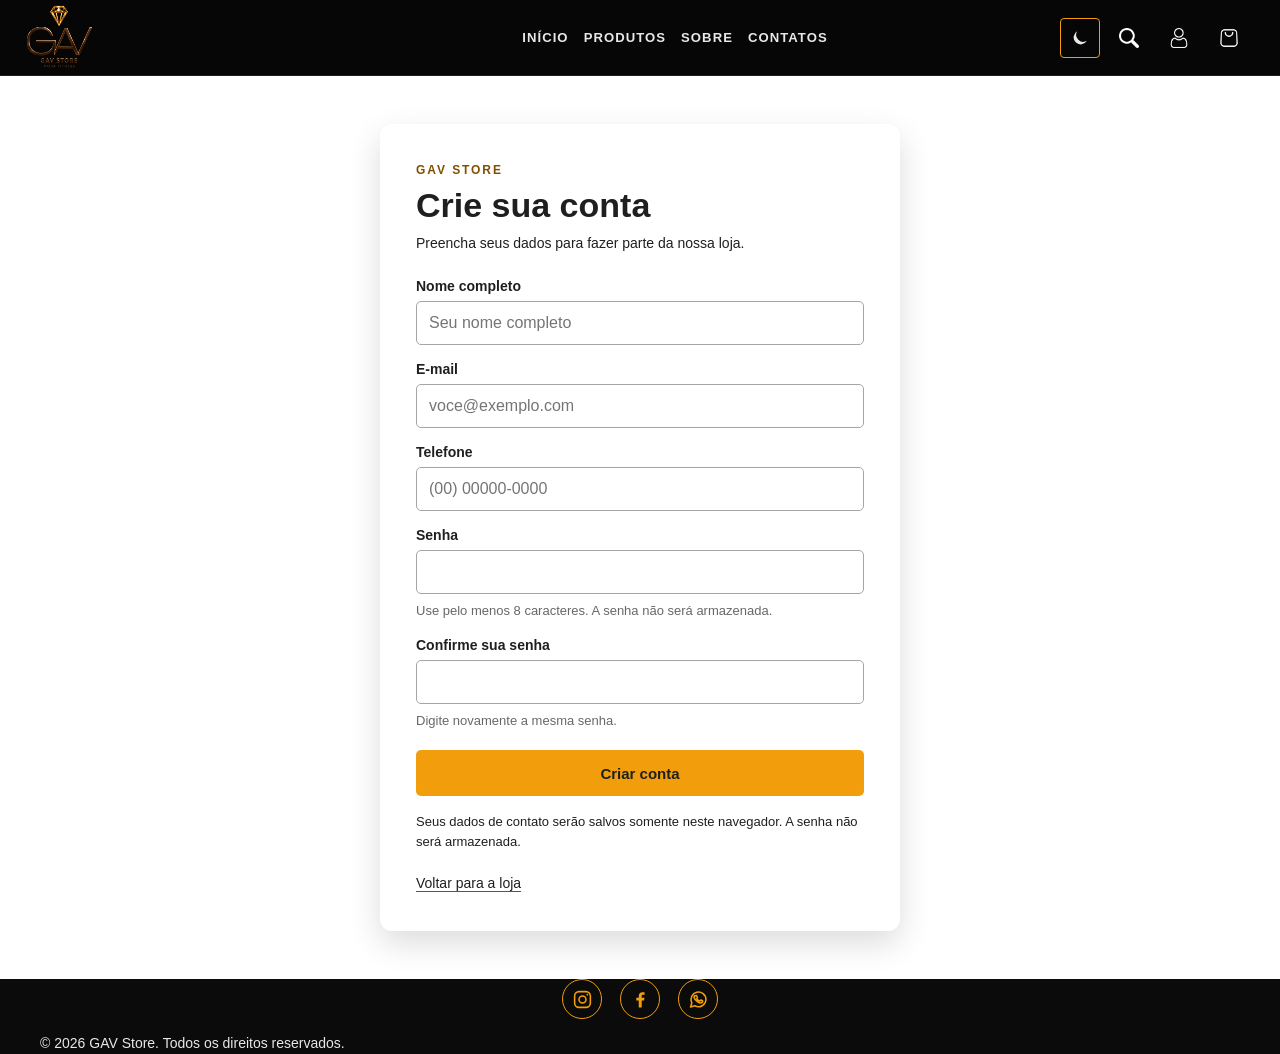
<file: perfil.html>
<!DOCTYPE html>
<html lang="pt-BR">
<head>
  <meta charset="UTF-8">
  <meta name="viewport" content="width=device-width, initial-scale=1.0">
  <meta name="description" content="Crie sua conta na GAV Store.">
  <title>Cadastro | GAV Store</title>
  <link rel="stylesheet" href="style.css">
</head>
<body>
  <a class="atalho-conteudo" href="#conteudo-principal">Pular para o conteúdo principal</a>
  <header class="cabecalho">
    <a href="index.html" aria-label="GAV Store - página inicial">
      <img class="logo-imagem" src="imagens/logo3d.png" alt="Logo da GAV Store" width="70" height="70">
    </a>
    <a class="carrinho" href="carrinho.html" aria-label="Carrinho de compras" title="Carrinho">
      <img src="imagens/carrinho.png" alt="">
    </a>
    <a class="perfil" href="perfil.html" aria-label="Cadastro" title="Cadastro">
      <img src="imagens/perfil.png" alt="">
    </a>
    <a class="lupa" href="pesquisa.html" aria-label="Pesquisar no site" title="Pesquisar">
      <img src="imagens/lupa.png" alt="">
    </a>
    <button class="alternar-tema" type="button" aria-label="Ativar tema escuro" aria-pressed="false"></button>
    <div id="topo">
      <nav class="menu" aria-label="Navegação principal">
        <a href="index.html#Inicio">INÍCIO</a>
        <a href="index.html#Produto">PRODUTOS</a>
        <a href="index.html#Sobre">SOBRE</a>
        <a href="index.html#Contatos">CONTATOS</a>
      </nav>
    </div>
  </header>

  <main id="conteudo-principal" class="pagina-cadastro" tabindex="-1">
    <section class="cartao-cadastro painel-perfil" id="painel-perfil" aria-labelledby="titulo-perfil" hidden>
      <span class="selo-cadastro">GAV STORE</span>
      <h1 id="titulo-perfil" tabindex="-1">Minha conta</h1>
      <p class="texto-cadastro" id="boas-vindas-perfil"></p>
      <dl class="dados-perfil">
        <div><dt>Nome</dt><dd id="perfil-nome"></dd></div>
        <div><dt>E-mail</dt><dd id="perfil-email"></dd></div>
        <div><dt>Telefone</dt><dd id="perfil-telefone"></dd></div>
      </dl>
      <div class="resumo-perfil-carrinho" id="perfil-resumo-carrinho" aria-live="polite"></div>
      <div class="acoes-perfil">
        <a class="botao-cadastro" href="carrinho.html">Ver carrinho e dados de compra</a>
        <button class="botao-secundario-perfil" id="editar-perfil" type="button">Editar meus dados</button>
      </div>
      <p class="aviso-cadastro">Os dados desta demonstração ficam apenas neste navegador. Não há serviço de conta conectado.</p>
    </section>

    <section class="cartao-cadastro" aria-labelledby="titulo-cadastro">
      <span class="selo-cadastro">GAV STORE</span>
      <h1 id="titulo-cadastro">Crie sua conta</h1>
      <p class="texto-cadastro" id="descricao-cadastro">Preencha seus dados para fazer parte da nossa loja.</p>

      <form class="formulario-cadastro" id="formulario-cadastro">
        <div class="campo-cadastro">
          <label for="nome">Nome completo</label>
          <input id="nome" name="nome" type="text" autocomplete="name" placeholder="Seu nome completo" required>
        </div>

        <div class="campo-cadastro">
          <label for="email">E-mail</label>
          <input id="email" name="email" type="email" autocomplete="email" placeholder="voce@exemplo.com" required>
        </div>

        <div class="campo-cadastro">
          <label for="telefone">Telefone</label>
          <input id="telefone" name="telefone" type="tel" autocomplete="tel" inputmode="tel" placeholder="(00) 00000-0000" required>
        </div>

        <div class="campo-cadastro">
          <label for="senha">Senha</label>
          <input id="senha" name="senha" type="password" autocomplete="new-password" minlength="8" aria-describedby="instrucao-senha" required>
          <span class="ajuda-cadastro" id="instrucao-senha">Use pelo menos 8 caracteres. A senha não será armazenada.</span>
        </div>

        <div class="campo-cadastro">
          <label for="confirmar-senha">Confirme sua senha</label>
          <input id="confirmar-senha" name="confirmar-senha" type="password" autocomplete="new-password" minlength="8" aria-describedby="instrucao-confirmar-senha" required>
          <span class="ajuda-cadastro" id="instrucao-confirmar-senha">Digite novamente a mesma senha.</span>
        </div>

        <button class="botao-cadastro" type="submit">Criar conta</button>
        <p class="aviso-cadastro" id="aviso-cadastro" role="status" aria-live="polite">
          Seus dados de contato serão salvos somente neste navegador. A senha não será armazenada.
        </p>
      </form>
      <a class="voltar-loja" href="index.html">Voltar para a loja</a>
    </section>
  </main>

  <footer class="rodape">
    <div class="redes-sociais" role="group" aria-label="Redes sociais da GAV Store">
      <a href="https://www.instagram.com/" target="_blank" rel="noopener noreferrer" aria-label="Instagram" title="Instagram">
        <svg viewBox="0 0 24 24" aria-hidden="true">
          <rect x="3" y="3" width="18" height="18" rx="5"></rect>
          <circle cx="12" cy="12" r="4"></circle>
          <circle class="ponto-icone" cx="17.5" cy="6.5" r="1"></circle>
        </svg>
      </a>
      <a href="https://www.facebook.com/" target="_blank" rel="noopener noreferrer" aria-label="Facebook" title="Facebook">
        <svg viewBox="0 0 24 24" aria-hidden="true">
          <path class="icone-preenchido" d="M13.4 21v-8h2.7l.4-3h-3.1V8.1c0-.9.3-1.5 1.6-1.5h1.7V3.9c-.3 0-1.3-.1-2.5-.1-2.5 0-4.2 1.5-4.2 4.3V10H7.2v3H10v8h3.4z"></path>
        </svg>
      </a>
      <a href="https://www.whatsapp.com/" target="_blank" rel="noopener noreferrer" aria-label="WhatsApp" title="WhatsApp">
        <svg viewBox="0 0 24 24" aria-hidden="true">
          <path d="M20.5 11.8a8.5 8.5 0 0 1-12.6 7.4L3 20.5l1.4-4.7a8.5 8.5 0 1 1 16.1-4z"></path>
          <path d="M8.5 7.8c.2-.4.4-.4.7-.4h.4c.2 0 .3.1.4.4l.7 1.7c.1.2.1.4 0 .5l-.5.6c-.2.2-.2.3-.1.5.3.6.8 1.1 1.3 1.5.6.5 1.2.8 1.8 1 .2.1.4.1.5-.1l.7-.8c.2-.2.3-.2.5-.1l1.6.8c.2.1.3.2.3.4 0 .3-.2 1.2-.8 1.6-.5.4-1.1.6-1.8.5-.6-.1-1.4-.3-2.4-.8-1.3-.6-2.4-1.6-3.3-2.7-.9-1-1.4-2.2-1.5-3.1 0-.7.2-1.2.5-1.5z"></path>
        </svg>
      </a>
    </div>
    <p>&copy; 2026 GAV Store. Todos os direitos reservados.</p>
  </footer>
  <script src="tema.js"></script>
  <script src="carrinho.js"></script>
  <script src="cadastro.js"></script>
</body>
</html>
</file>
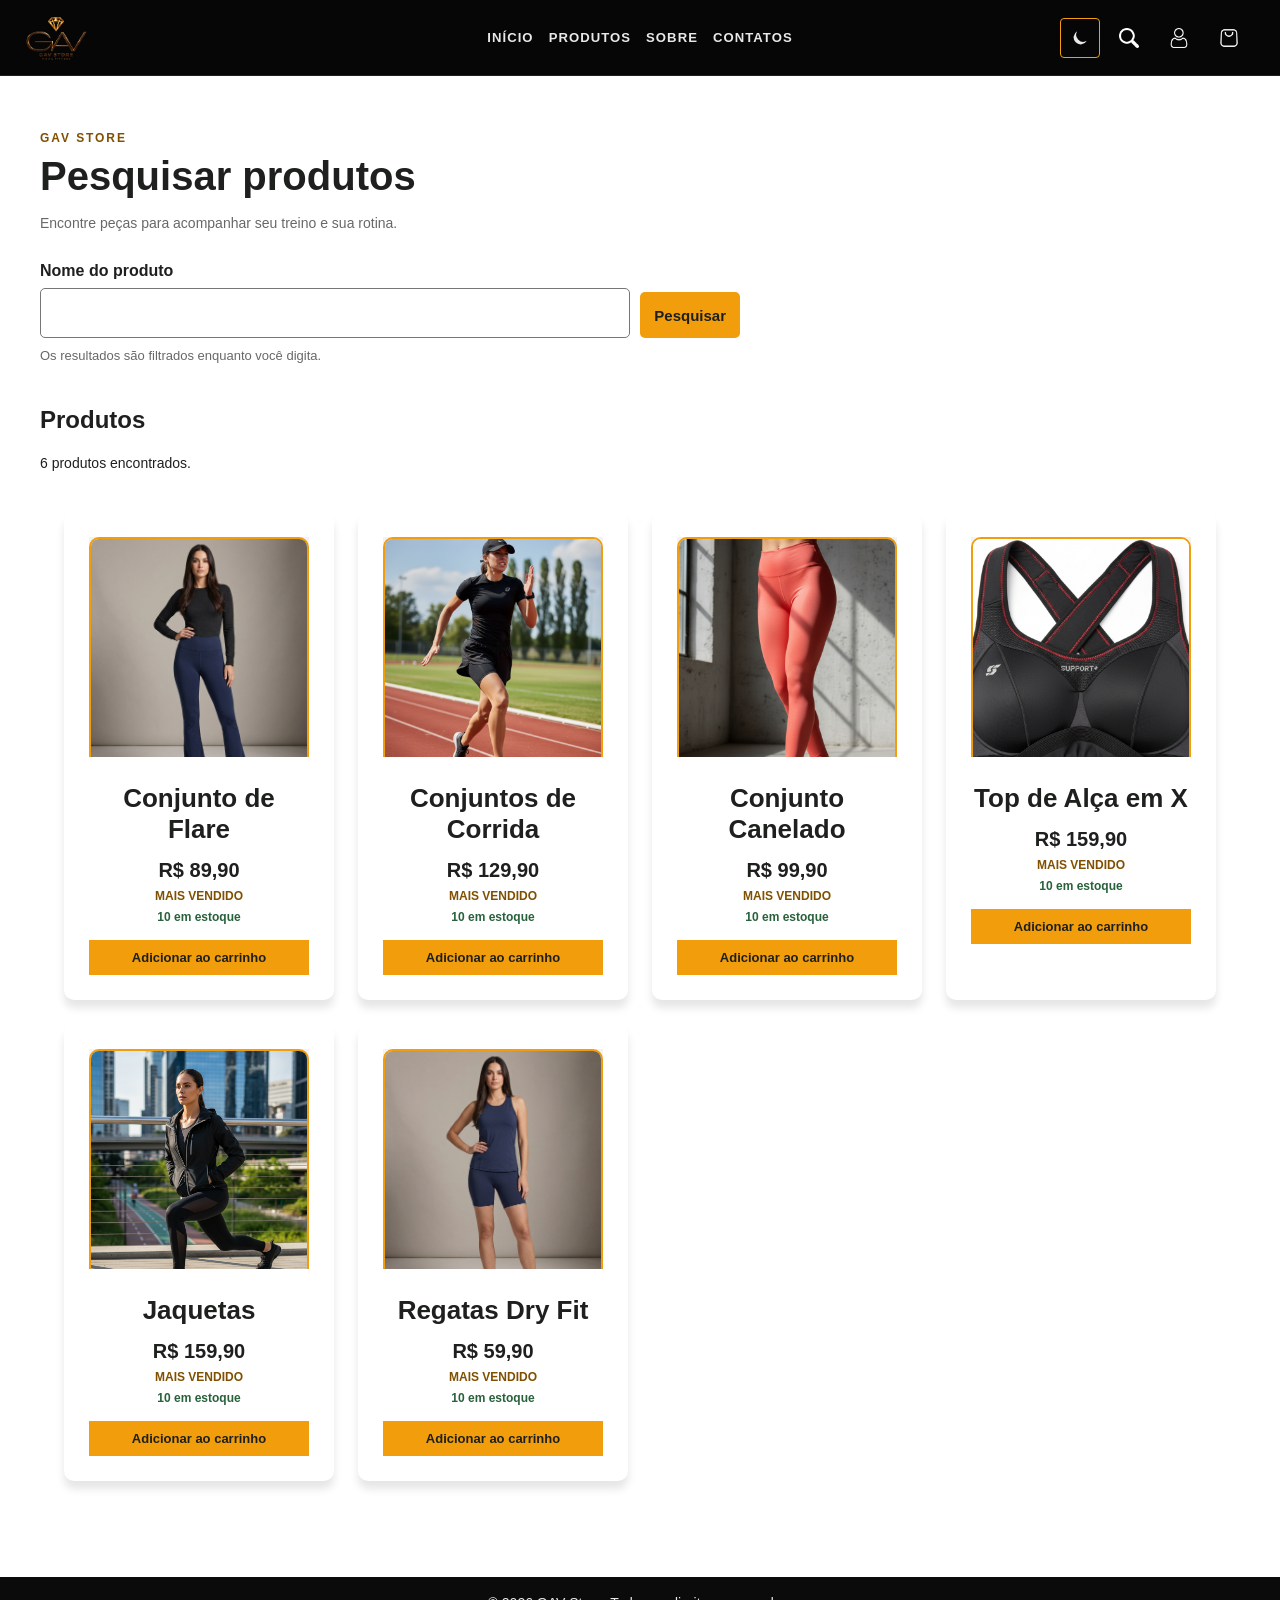
<file: pesquisa.html>
<!DOCTYPE html>
<html lang="pt-BR">
<head>
  <meta charset="UTF-8">
  <meta name="viewport" content="width=device-width, initial-scale=1.0">
  <meta name="description" content="Pesquise roupas esportivas e produtos da GAV Store.">
  <title>Pesquisar produtos | GAV Store</title>
  <link rel="stylesheet" href="style.css">
</head>
<body>
  <a class="atalho-conteudo" href="#conteudo-principal">Pular para o conteúdo principal</a>
  <header class="cabecalho">
    <a class="link-logo" href="index.html#Inicio" aria-label="GAV Store - página inicial">
      <img class="logo-imagem" src="imagens/logo3d.png" alt="Logo da GAV Store" width="70" height="70">
    </a>
    <a class="carrinho" href="carrinho.html" aria-label="Carrinho de compras" title="Carrinho">
      <img src="imagens/carrinho.png" alt="">
    </a>
    <a class="perfil" href="perfil.html" aria-label="Minha conta" title="Minha conta">
      <img src="imagens/perfil.png" alt="">
    </a>
    <a class="lupa" href="pesquisa.html" aria-label="Pesquisar no site" aria-current="page" title="Pesquisar">
      <img src="imagens/lupa.png" alt="">
    </a>
    <button class="alternar-tema" type="button" aria-label="Ativar tema escuro" aria-pressed="false"></button>
    <div id="topo">
      <nav class="menu" aria-label="Navegação principal">
        <a href="index.html#Inicio">INÍCIO</a>
        <a href="index.html#Produto">PRODUTOS</a>
        <a href="index.html#Sobre">SOBRE</a>
        <a href="index.html#Contatos">CONTATOS</a>
      </nav>
    </div>
  </header>

  <main id="conteudo-principal" class="pagina-pesquisa" tabindex="-1">
    <header class="cabecalho-pesquisa">
      <span class="selo-cadastro">GAV STORE</span>
      <h1>Pesquisar produtos</h1>
      <p>Encontre peças para acompanhar seu treino e sua rotina.</p>
    </header>
    <form id="formulario-pesquisa" class="formulario-pesquisa" role="search">
      <label for="termo-pesquisa">Nome do produto</label>
      <div class="campo-pesquisa">
        <input id="termo-pesquisa" name="q" type="search" autocomplete="off" aria-describedby="instrucao-pesquisa">
        <button class="botao-cadastro" type="submit">Pesquisar</button>
      </div>
      <p id="instrucao-pesquisa" class="instrucao-pesquisa">Os resultados são filtrados enquanto você digita.</p>
    </form>
    <section class="resultados-pesquisa" aria-labelledby="titulo-resultados">
      <h2 id="titulo-resultados">Produtos</h2>
      <p id="estado-pesquisa" role="status" aria-live="polite"></p>
      <p id="sem-resultados" class="estado-sem-resultados" hidden>Nenhum produto encontrado. Tente outro termo.</p>
      <div class="secao-cards" id="lista-produtos" aria-label="Resultados da pesquisa"></div>
    </section>
  </main>

  <footer class="rodape rodape-simples">
    <p>&copy; 2026 GAV Store. Todos os direitos reservados.</p>
  </footer>
  <script src="tema.js"></script>
  <script src="catalogo.js"></script>
  <script src="carrinho.js"></script>
  <script src="pesquisa.js"></script>
</body>
</html>
</file>
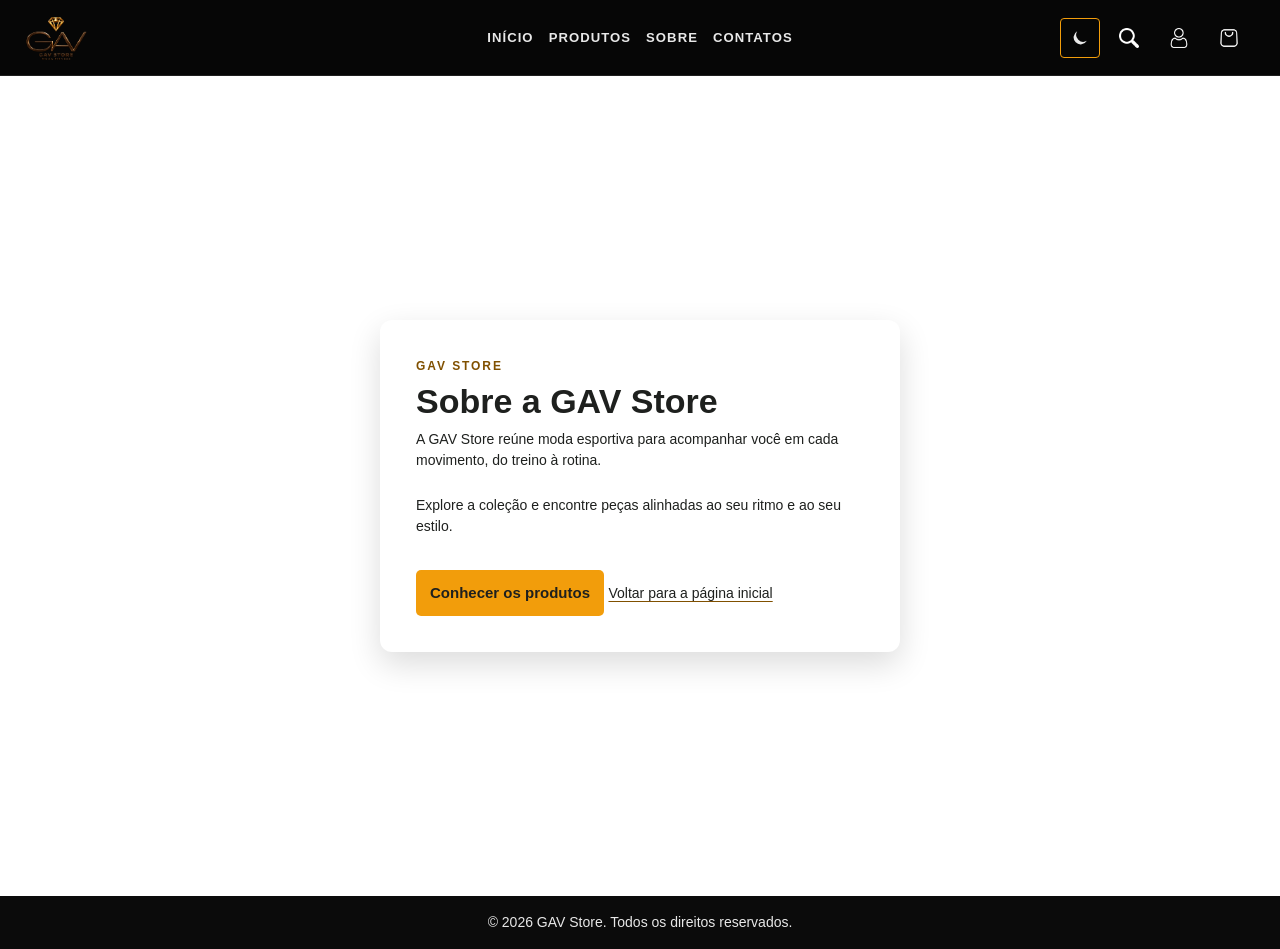
<file: Sobre.htm>
<!DOCTYPE html>
<html lang="pt-BR">
<head>
  <meta charset="UTF-8">
  <meta name="viewport" content="width=device-width, initial-scale=1.0">
  <meta name="description" content="Conheça a GAV Store e sua proposta de moda esportiva.">
  <title>Sobre a GAV Store</title>
  <link rel="stylesheet" href="style.css">
</head>
<body>
  <a class="atalho-conteudo" href="#conteudo-principal">Pular para o conteúdo principal</a>
  <header class="cabecalho">
    <a class="link-logo" href="index.html#Inicio" aria-label="GAV Store - página inicial">
      <img class="logo-imagem" src="imagens/logo3d.png" alt="Logo da GAV Store" width="70" height="70">
    </a>
    <a class="carrinho" href="carrinho.html" aria-label="Carrinho de compras" title="Carrinho">
      <img src="imagens/carrinho.png" alt="">
    </a>
    <a class="perfil" href="perfil.html" aria-label="Minha conta" title="Minha conta">
      <img src="imagens/perfil.png" alt="">
    </a>
    <a class="lupa" href="pesquisa.html" aria-label="Pesquisar no site" title="Pesquisar">
      <img src="imagens/lupa.png" alt="">
    </a>
    <button class="alternar-tema" type="button" aria-label="Ativar tema escuro" aria-pressed="false"></button>
    <div id="topo">
      <nav class="menu" aria-label="Navegação principal">
        <a href="index.html#Inicio">INÍCIO</a>
        <a href="index.html#Produto">PRODUTOS</a>
        <a href="Sobre.htm" aria-current="page">SOBRE</a>
        <a href="index.html#Contatos">CONTATOS</a>
      </nav>
    </div>
  </header>
  <main id="conteudo-principal" class="pagina-cadastro" tabindex="-1">
    <section class="cartao-cadastro" aria-labelledby="titulo-sobre">
      <span class="selo-cadastro">GAV STORE</span>
      <h1 id="titulo-sobre">Sobre a GAV Store</h1>
      <p class="texto-cadastro">A GAV Store reúne moda esportiva para acompanhar você em cada movimento, do treino à rotina.</p>
      <p class="texto-cadastro">Explore a coleção e encontre peças alinhadas ao seu ritmo e ao seu estilo.</p>
      <a class="botao-cadastro" href="index.html#Produto">Conhecer os produtos</a>
      <a class="voltar-loja" href="index.html">Voltar para a página inicial</a>
    </section>
  </main>
  <footer class="rodape rodape-simples">
    <p>&copy; 2026 GAV Store. Todos os direitos reservados.</p>
  </footer>
  <script src="tema.js"></script>
</body>
</html>
</file>
<file: style.css>
body {
  background-color: var(--cor-fundo);
  color: var(--cor-texto);
  font-family: Arial, Helvetica, sans-serif;
  margin: 0;
  box-sizing: border-box;
}

:root {
  color-scheme: light;
  --cor-fundo: #ffffff;
  --cor-card: #ffffff;
  --cor-secao: #ffffff;
  --cor-secao-secundaria: #f3f3f3;
  --cor-texto: #1e201e;
  --cor-texto-suave: #686868;
  --cor-preco: #1e201e;
  --cor-texto-acento: #805000;
  --cor-estoque: #28613b;
  --cor-sem-estoque: #8a2929;
  --cor-texto-alerta: #8b2929;
}

body[data-tema="escuro"] {
  color-scheme: dark;
  --cor-fundo: #171717;
  --cor-card: #252525;
  --cor-secao: #1c1c1c;
  --cor-secao-secundaria: #242424;
  --cor-texto: #f1f1f1;
  --cor-texto-suave: #c4c4c4;
  --cor-preco: #f1f1f1;
  --cor-texto-acento: #ffc14f;
  --cor-estoque: #8bd49e;
  --cor-sem-estoque: #ff9c9c;
  --cor-texto-alerta: #ff9c9c;
}

*,
*::before,
*::after {
  box-sizing: inherit;
}

[hidden] {
  display: none !important;
}


h1 {
  color: var(--cor-texto);
  font-family: Arial, sans-serif;
}

p {
  color: var(--cor-texto);
  font-size: 14px;
  line-height: 1.5;
}

.atalho-conteudo {
  position: fixed;
  z-index: 1000;
  top: 8px;
  left: 8px;
  padding: 12px 16px;
  transform: translateY(calc(-100% - 16px));
  border-radius: 4px;
  background: #fff;
  color: #171717;
  font-weight: 700;
  text-decoration: underline;
}

.atalho-conteudo:focus {
  transform: translateY(0);
}

.texto-acessivel {
  position: absolute;
  width: 1px;
  height: 1px;
  overflow: hidden;
  clip: rect(0, 0, 0, 0);
  white-space: nowrap;
  clip-path: inset(50%);
}

:where(a, button, input, select, textarea, summary, [tabindex]):focus-visible {
  outline: 3px solid #075fcc;
  outline-offset: 3px;
  box-shadow: 0 0 0 6px #fff;
}

main[id],
section[id],
footer[id] {
  scroll-margin-top: 1rem;
}

.cabecalho {
  position: relative;
  display: flex;
  justify-content: space-between;
  align-items: center;
  background-color: #060606;
  padding: 10px 24px;
  height: 76px;
  box-sizing: border-box;
  color: rgb(5, 5, 5);
  border-bottom: 1px solid rgba(255, 255, 255, 0.1);
}

.link-logo {
  position: absolute;
  left: 24px;
  top: 50%;
  display: flex;
  width: 64px;
  height: 64px;
  align-items: center;
  justify-content: center;
  transform: translateY(-50%);
}

.link-logo .logo-imagem {
  display: block;
  width: 100%;
  height: 100%;
  object-fit: contain;
}

.logo h1 {
    margin: 0;
    font-size: 2rem;
}
.logo {
  position: absolute;
  right: 60%;
  left: 100px;
  top: 50%;
  transform: translateY(-50%);
}

.lupa {
  position: absolute;
  right: 130px;
  top: 50%;
  display: flex;
  align-items: center;
  justify-content: center;
  width: 42px;
  height: 42px;
  transform: translateY(-50%);
}
.lupa img {
  width: 20px;
  height: 20px;
  filter: invert(1);
  transition: filter 0.2s ease, transform 0.2s ease;
}

.lupa:hover img,
.lupa:focus-visible img {
  filter: invert(70%) sepia(96%) saturate(1160%) hue-rotate(352deg) brightness(98%) contrast(94%);
  transform: scale(1.12);
}

.carrinho {
  position: absolute;
  right: 30px;
  top: 50%;
  display: flex;
  align-items: center;
  justify-content: center;
  width: 42px;
  height: 42px;
  transform: translateY(-50%);
}
.carrinho img {
  width: 20px;
  height: 20px;
  filter: invert(1);
  transition: filter 0.2s ease, transform 0.2s ease;
}
.carrinho:hover img,
.carrinho:focus-visible img {
  filter: invert(70%) sepia(96%) saturate(1160%) hue-rotate(352deg) brightness(98%) contrast(94%);
  transform: scale(1.12);
}

.perfil {
  position: absolute;
  right: 80px;
  top: 50%;
  display: flex;
  align-items: center;
  justify-content: center;
  width: 42px;
  height: 42px;
  transform: translateY(-50%);
}
.perfil img {
  width: 20px;
  height: 20px;
  filter: invert(1);
  transition: filter 0.2s ease, transform 0.2s ease;
}

.perfil:hover img,
.perfil:focus-visible img {
  filter: invert(70%) sepia(96%) saturate(1160%) hue-rotate(352deg) brightness(98%) contrast(94%);
  transform: scale(1.12);
}

.alternar-tema {
  position: absolute;
  right: 180px;
  top: 50%;
  display: flex;
  width: 40px;
  height: 40px;
  align-items: center;
  justify-content: center;
  padding: 0;
  transform: translateY(-50%);
  border: 1px solid #f29d0b;
  border-radius: 4px;
  background-color: transparent;
  color: #e8e8e8;
  cursor: pointer;
  transition: background-color 0.2s ease, color 0.2s ease;
}

.alternar-tema svg {
  width: 20px;
  height: 20px;
  fill: none;
  stroke: currentColor;
  stroke-linecap: round;
  stroke-linejoin: round;
  stroke-width: 1.8;
}

.alternar-tema .icone-lua {
  fill: currentColor;
  stroke: none;
}

.alternar-tema:hover,
.alternar-tema:focus-visible {
  background-color: #f29d0b;
  color: #1e201e;
}

.menu {
  display: flex;
  justify-content: center;
  gap: 28px;
}

.menu a {
  position: relative;
  display: inline-flex;
  min-height: 24px;
  align-items: center;
  padding: 10px 0;
  color: #e8e8e8;
  text-decoration: none;
  font-family: Montserrat, Arial, sans-serif;
  font-weight: bold;
  font-size: 0.82rem;
  letter-spacing: 0.08em;
}

.menu a::after {
  position: absolute;
  right: 0;
  bottom: 3px;
  left: 0;
  height: 2px;
  transform: scaleX(0);
  transform-origin: left;
  background-color: #f29d0b;
  content: "";
  transition: transform 0.2s ease;
}

.menu a:hover,
.menu a:focus-visible {
  color: #fff;
}

.menu a:hover::after,
.menu a:focus-visible::after {
  transform: scaleX(1);
}


#topo nav {
    display: flex;
    gap: 15px;
}

#topo {
  flex: 1;
}

.banner {
  display: block;
  width: 100%;
  height: auto;
  object-fit: cover;
}

.carrossel {
  position: relative;
  overflow: hidden;
  width: 100%;
  background-color: #080808;
  color: #fff;
}

.carrossel-slides {
  position: relative;
  width: 100%;
  aspect-ratio: 3 / 1;
  background: #080808;
}

.carrossel-slide {
  position: absolute;
  inset: 0;
  overflow: hidden;
  display: none;
  opacity: 0;
}

.carrossel-slide.ativo {
  z-index: 1;
  display: block;
  animation: entrada-slide 500ms ease both;
}

@keyframes entrada-slide {
  from {
    opacity: 0.55;
  }
  to {
    opacity: 1;
  }
}

.carrossel-slide > img {
  display: block;
  width: 100%;
  height: 100%;
  object-fit: contain;
}

.carrossel-slide:nth-child(3) > img {
  object-position: center 38%;
}

.carrossel-slide:first-child > img {
  object-position: center;
}

@media (max-width: 600px) {
  .botao-banner {
    bottom: 58px;
    left: 22px;
    padding: 10px 14px;
    font-size: 11px;
  }
}

.carrossel-legenda {
  position: absolute;
  inset: 0;
  display: flex;
  flex-direction: column;
  align-items: flex-start;
  justify-content: center;
  padding: clamp(24px, 8vw, 120px);
  background: linear-gradient(90deg, rgba(0, 0, 0, 0.78), rgba(0, 0, 0, 0.32) 48%, transparent 78%);
}

.carrossel-legenda > span {
  color: #f29d0b;
  font-size: clamp(11px, 1.2vw, 15px);
  font-weight: bold;
  letter-spacing: 0.18em;
}

.carrossel-legenda h2 {
  max-width: 560px;
  margin: 12px 0;
  color: #fff;
  font-size: clamp(28px, 5.5vw, 68px);
  line-height: 1.05;
}

.carrossel-legenda p {
  max-width: 440px;
  margin: 0 0 60px;
  color: #f1f1f1;
  font-size: clamp(14px, 1.5vw, 19px);
}

.botao-banner {
  display: inline-flex;
  min-height: 44px;
  align-items: center;
  padding: 12px 20px;
  border: 1px solid #f29d0b;
  border-radius: 3px;
  background-color: #f29d0b;
  color: #171717;
  font-size: 14px;
  font-weight: bold;
  text-decoration: none;
  transition: background-color 0.2s ease, color 0.2s ease;
  position: absolute;
  z-index: 1;
  bottom: 76px;
  left: clamp(22px, 6vw, 80px)
}

.botao-banner:hover,
.botao-banner:focus-visible {
  background-color: transparent;
  color: #f29d0b;
}

.carrossel-controles {
  position: absolute;
  z-index: 2;
  right: 0;
  bottom: 18px;
  left: 0;
  display: flex;
  align-items: center;
  justify-content: center;
  gap: 14px;
}

.carrossel-seta,
.carrossel-pausa {
  display: grid;
  width: 44px;
  height: 44px;
  place-items: center;
  border: 1px solid rgba(255, 255, 255, 0.7);
  border-radius: 50%;
  background-color: rgba(0, 0, 0, 0.48);
  color: #fff;
  cursor: pointer;
  transition: background-color 0.2s ease, color 0.2s ease;
}

.carrossel-seta:hover,
.carrossel-seta:focus-visible,
.carrossel-pausa:hover,
.carrossel-pausa:focus-visible {
  background-color: #f29d0b;
  color: #171717;
}

.carrossel-indicadores {
  display: flex;
  align-items: center;
  gap: 9px;
}

.carrossel-indicadores button {
  position: relative;
  width: 28px;
  min-width: 24px;
  height: 24px;
  padding: 0;
  border: 0;
  background-color: transparent;
  cursor: pointer;
}

.carrossel-indicadores button::before {
  position: absolute;
  inset: 8px 0;
  border-radius: 8px;
  background-color: #d6d6d6;
  content: "";
}

.carrossel-indicadores button.ativo::before {
  background-color: #f29d0b;
}

.carrossel-indicadores button:focus-visible {
  outline-offset: 1px;
}

@media (prefers-reduced-motion: reduce) {
  .carrossel-slide,
  .carrossel-seta,
  .carrossel-pausa,
  .carrossel-indicadores button {
    transition: none;
  }

  .carrossel-slide.ativo {
    animation: none;
  }
}

.bannercentro-envoltorio {
  display: block;
  width: min(100% - 0.5px, 1300px);
  aspect-ratio: 1265 / 450;
  margin: 8px auto 24px;
  overflow: hidden;
}

.bannercentro {
  display: block;
  width: 100%;
  height: 100%;
  object-fit: cover;
}

.video-destaque {
  width: min(100% - 48px, 900px);
  margin: 0 auto 32px;
}

.video-destaque iframe {
  display: block;
  width: 100%;
  aspect-ratio: 16 / 9;
  border: 0;
}

.movimento,
.best-sellers {
  padding: 64px 0;
  background-color: var(--cor-secao);
  color: var(--cor-texto);
}

.titulo-secao {
  display: flex;
  width: min(100% - 48px, 1200px);
  align-items: flex-end;
  justify-content: space-between;
  gap: 24px;
  margin: 0 auto 24px;
}

.sobretitulo {
  color: var(--cor-texto-acento);
  font-size: 11px;
  font-weight: bold;
  letter-spacing: 0.16em;
}

.titulo-secao h2,
.conteudo-guia h2 {
  margin: 8px 0 0;
  color: var(--cor-texto);
  font-size: clamp(24px, 3.2vw, 38px);
  font-weight: 800;
  line-height: 1.1;
}

.titulo-secao > p {
  max-width: 290px;
  margin: 0 0 4px;
  color: var(--cor-texto);
  font-size: 14px;
}

.galeria-movimento {
  display: grid;
  width: min(100% - 48px, 1200px);
  grid-template-columns: 1.2fr 0.8fr;
  grid-template-rows: repeat(2, minmax(170px, 1fr));
  gap: 16px;
  margin: 0 auto;
}

.imagem-movimento {
  position: relative;
  display: block;
  min-height: 170px;
  overflow: hidden;
  background-color: #171717;
  color: #fff;
}

.destaque-movimento {
  grid-row: span 2;
}

.imagem-movimento::after {
  position: absolute;
  inset: 35% 0 0;
  background: linear-gradient(transparent, rgba(0, 0, 0, 0.78));
  content: "";
}

.imagem-movimento img {
  display: block;
  width: 100%;
  height: 100%;
  min-height: inherit;
  object-fit: cover;
  transition: transform 0.4s ease;
}

.imagem-movimento:hover img,
.imagem-movimento:focus-visible img {
  transform: scale(1.04);
}

.imagem-movimento span {
  position: absolute;
  z-index: 1;
  bottom: 20px;
  left: 20px;
  color: #fff;
  font-size: 13px;
  font-weight: bold;
  letter-spacing: 0.08em;
}

.manifesto {
  padding: 64px 0;
  background-color: var(--cor-secao-secundaria);
  color: var(--cor-texto);
}

.diferenciais {
  display: grid;
  width: min(100% - 48px, 1200px);
  grid-template-columns: repeat(3, minmax(0, 1fr));
  gap: 18px;
  margin: 0 auto;
}

.diferencial {
  min-height: 180px;
  padding: 24px;
  background-color: var(--cor-secao);
}

.diferencial-icone {
  display: inline-grid;
  width: 34px;
  height: 34px;
  place-items: center;
  background-color: #f29d0b;
  color: #171717;
  font-size: 12px;
  font-weight: bold;
}

.diferencial h3 {
  margin: 18px 0 8px;
  color: var(--cor-texto);
  font-size: 17px;
}

.diferencial p {
  margin: 0;
  color: var(--cor-texto);
  font-size: 14px;
}

.best-sellers {
  padding-bottom: 48px;
}

.colecao-inicial {
  padding: 46px 0 34px;
  background-color: var(--cor-secao-secundaria);
  color: var(--cor-texto);
}

.colecao-inicial .titulo-secao {
  align-items: flex-end;
}

.colecao-inicial .secao-cards {
  padding-top: 0;
  padding-bottom: 0;
}

.colecao-inicial .card {
  padding: 14px;
  border: 1px solid rgba(30, 32, 30, 0.08);
  border-radius: 4px;
  box-shadow: 0 8px 22px rgba(0, 0, 0, 0.06);
}

.colecao-inicial .card:hover {
  transform: translateY(-5px);
}

.colecao-inicial .card img {
  aspect-ratio: 0.9 / 1;
  margin-bottom: 10px;
  border: 0;
  border-radius: 2px;
}

.colecao-inicial .card h3 {
  margin: 6px 0;
  font-size: 18px;
}

.colecao-inicial .card p {
  min-height: 42px;
  margin: 0 0 8px;
  color: var(--cor-texto-suave);
  font-size: 12px;
}

.link-categoria {
  display: inline-flex;
  min-height: 24px;
  align-items: center;
  align-items: center;
  gap: 6px;
  color: var(--cor-texto);
  font-size: 10px;
  font-weight: bold;
  letter-spacing: 0.08em;
  text-decoration: none;
}

.link-categoria:hover,
.link-categoria:focus-visible {
  color: var(--cor-texto-acento);
}

.link-categoria span {
  color: var(--cor-texto-acento);
  font-size: 14px;
}

.best-sellers .secao-cards {
  grid-template-columns: repeat(3, minmax(0, 1fr));
  padding-top: 0;
}

.link-secao {
  display: inline-flex;
  min-height: 24px;
  align-items: center;
  gap: 8px;
  color: var(--cor-texto);
  font-size: 12px;
  font-weight: bold;
  letter-spacing: 0.05em;
  text-decoration-color: var(--cor-texto-acento);
  text-underline-offset: 5px;
}

.link-secao:hover,
.link-secao:focus-visible {
  color: var(--cor-texto-acento);
}

.guia-tamanhos {
  display: grid;
  width: min(100% - 48px, 1200px);
  grid-template-columns: 1fr 1fr;
  align-items: center;
  gap: clamp(28px, 6vw, 80px);
  margin: 0 auto;
  padding: 64px 0;
  color: var(--cor-texto);
}

.guia-tamanhos > img {
  display: block;
  width: 100%;
  max-height: 440px;
  object-fit: cover;
}

.conteudo-guia h2 {
  max-width: 450px;
  margin-bottom: 16px;
}

.conteudo-guia p {
  max-width: 480px;
  margin: 0 0 20px;
  color: var(--cor-texto);
}

.rodape {
  margin-top: 0;
  padding: 0 40px;
  background-color: #0b0b0b;
  text-align: left;
}

.beneficios-rodape {
  display: grid;
  max-width: 1200px;
  grid-template-columns: repeat(3, minmax(0, 1fr));
  gap: 18px;
  margin: 0 auto;
  padding: 24px 0;
  border-bottom: 1px solid #292929;
}

.beneficios-rodape > div {
  display: flex;
  align-items: center;
  gap: 12px;
}

.beneficios-rodape > div > span {
  display: grid;
  width: 38px;
  height: 38px;
  flex: 0 0 auto;
  place-items: center;
  background-color: #f29d0b;
  color: #171717;
  font-size: 12px;
  font-weight: bold;
}

.beneficios-rodape p {
  color: #c4c4c4;
  font-size: 12px;
}

.beneficios-rodape strong {
  color: #f1f1f1;
  font-size: 13px;
}

.rodape-conteudo {
  display: grid;
  max-width: 1200px;
  grid-template-columns: 1fr 2fr;
  gap: 48px;
  margin: 0 auto;
  padding: 36px 0;
}

.marca-rodape {
  color: #f1f1f1;
  font-size: 28px;
  font-weight: 900;
  text-decoration: none;
}

.marca-rodape span {
  color: #f29d0b;
}

.rodape-marca > p {
  max-width: 260px;
  margin: 12px 0 18px;
  color: #c4c4c4;
  font-size: 13px;
}

.rodape-marca .redes-sociais {
  justify-content: flex-start;
  margin-bottom: 0;
}

.rodape-links {
  display: grid;
  grid-template-columns: repeat(3, minmax(0, 1fr));
  gap: 24px;
}

.rodape-links > div {
  display: grid;
  align-content: start;
  gap: 12px;
}

.rodape-links h3 {
  margin: 0 0 4px;
  color: #f29d0b;
  font-size: 11px;
  letter-spacing: 0.08em;
}

.rodape-links a,
.rodape-final a {
  display: inline-flex;
  min-height: 24px;
  align-items: center;
  color: #c4c4c4;
  font-size: 12px;
  text-decoration: none;
}

.menu .link-admin-publico {
  justify-content: center;
  min-height: 44px;
  padding: 0 12px;
  border: 1px solid #f29d0b;
  border-radius: 4px;
  background-color: #f29d0b;
  color: #171717;
  font-weight: 700;
  letter-spacing: normal;
  white-space: nowrap;
}

.menu .link-admin-publico::after {
  content: none;
}

.menu .link-admin-publico:hover,
.menu .link-admin-publico:focus-visible {
  background-color: #fff;
  color: #171717;
}

.rodape-links a:hover,
.rodape-links a:focus-visible,
.rodape-final a:hover,
.rodape-final a:focus-visible {
  color: #f29d0b;
}

.rodape-final {
  display: flex;
  max-width: 1200px;
  align-items: center;
  justify-content: space-between;
  gap: 16px;
  margin: 0 auto;
  padding: 16px 0;
  border-top: 1px solid #292929;
}

.redes-sociais {
  display: flex;
  justify-content: center;
  gap: 18px;
  margin-bottom: 14px;
}

.redes-sociais a {
  display: inline-flex;
  width: 40px;
  height: 40px;
  align-items: center;
  justify-content: center;
  border: 1px solid #f29d0b;
  border-radius: 50%;
  color: #f29d0b;
  transition: background-color 0.2s ease, color 0.2s ease, transform 0.2s ease;
}

.redes-sociais a:hover,
.redes-sociais a:focus-visible {
  background-color: #f29d0b;
  color: #0b0b0b;
  transform: translateY(-2px);
}

.redes-sociais svg {
  width: 21px;
  height: 21px;
  fill: none;
  stroke: currentColor;
  stroke-linecap: round;
  stroke-linejoin: round;
  stroke-width: 1.8;
}

.redes-sociais .icone-preenchido,
.redes-sociais .ponto-icone {
  fill: currentColor;
  stroke: none;
}

.rodape p {
  margin: 0;
  color: #e8e8e8;
}

.secao-cards {
  display: grid;
  grid-template-columns: repeat(4, minmax(0, 1fr));
  gap: 24px;
  width: min(100% - 48px, 1200px);
  margin: 0 auto;
  padding: 24px 0;
}

.card {
  background-color: var(--cor-card);
  border-radius: 10px;
  padding: 25px;
  width: 100%;
  text-align: center;
  box-shadow: 0 8px 8px rgba(0, 0, 0, 0.10);
  transition: transform 0.3s;
  box-sizing: border-box;
}

.card:hover {
  transform: scale(1.05);
}

.card img {
  width: 100%;
  aspect-ratio: 1 / 1.2;
  height: auto;
  object-fit: cover;
  border-radius: 10px;
  border: 2px solid #f29d0b;
  margin-bottom: 12px;
  box-sizing: border-box;
}

.best-sellers .card,
.best-sellers .card img {
  border-radius: 0;
}

.best-sellers .card img {
  aspect-ratio: 1 / 1;
}

.card .galeria-card-produto {
  display: grid;
  gap: 8px;
  margin-bottom: 12px;
}

.card .quadro-imagem-principal {
  overflow: hidden;
  aspect-ratio: 1 / 1;
  background-color: var(--cor-secao-secundaria);
}

.card .galeria-card-produto > .imagem-principal-produto {
  display: block;
  width: 100%;
  height: 100%;
  aspect-ratio: auto;
  margin: 0;
  object-fit: cover;
  transition: transform 0.2s ease;
}

.card .miniaturas-produto {
  display: flex;
  justify-content: center;
  gap: 7px;
}

.card .miniatura-produto {
  width: 44px;
  height: 48px;
  overflow: hidden;
  padding: 2px;
  border: 1px solid #d7d7d7;
  border-radius: 4px;
  background: var(--cor-card);
  cursor: pointer;
}

.card .miniatura-produto.selecionada,
.card .miniatura-produto:focus-visible {
  border: 2px solid #f29d0b;
}

.card .miniatura-produto:focus-visible {
  outline: 3px solid #075fcc;
  outline-offset: 2px;
}

.card .miniatura-produto img {
  display: block;
  width: 100%;
  height: 100%;
  margin: 0;
  border: 0;
  border-radius: 2px;
  aspect-ratio: auto;
  object-fit: cover;
}

.card h3 {
  color: var(--cor-texto);
  font-family: Montserrat, sans-serif;
  font-size: 26px;
  margin-bottom: 10px;
}

.card p {
  color: var(--cor-texto-acento);
  font-size: 14px;
}

.card .preco {
  color: var(--cor-preco);
  font-size: 20px;
  font-weight: bold;
  margin: 8px 0 4px;
}

.etiqueta {
  color: var(--cor-texto-acento);
  display: block;
  font-size: 12px;
  font-weight: bold;
  text-transform: uppercase;
}

.card .estoque-produto {
  margin: 5px 0 0;
  color: var(--cor-estoque);
  font-size: 12px;
  font-weight: 700;
}

.card .estoque-produto.sem-estoque {
  color: var(--cor-sem-estoque);
}

.botao-carrinho {
  display: block;
  width: 100%;
  margin-top: 14px;
  padding: 10px 12px;
  border: 0;
  background-color: #f29d0b;
  color: #1e201e;
  font-size: 13px;
  font-weight: bold;
  font-family: inherit;
  text-align: center;
  cursor: pointer;
  transition: background-color 0.2s ease, color 0.2s ease;
}

.botao-carrinho:hover,
.botao-carrinho:focus-visible {
  background-color: #1e201e;
  color: #ffffff;
}

.botao-carrinho:disabled {
  background-color: #d9d9d9;
  color: #626262;
  cursor: not-allowed;
}

.pagina-cadastro {
  display: grid;
  min-height: calc(100vh - 80px);
  place-items: center;
  padding: 48px 20px;
}

.cartao-cadastro {
  width: min(100%, 520px);
  padding: 36px;
  border-radius: 12px;
  background-color: var(--cor-card);
  box-shadow: 0 12px 32px rgba(0, 0, 0, 0.14);
}

.dados-perfil {
  display: grid;
  gap: 12px;
  margin: 24px 0;
}

.dados-perfil > div {
  padding-bottom: 10px;
  border-bottom: 1px solid rgba(128, 128, 128, 0.3);
}

.dados-perfil dt {
  color: var(--cor-texto-suave);
  font-size: 12px;
}

.dados-perfil dd {
  margin: 4px 0 0;
  color: var(--cor-texto);
  overflow-wrap: anywhere;
}

.resumo-perfil-carrinho {
  margin: 0 0 16px;
  padding: 14px;
  background-color: var(--cor-secao-secundaria);
  color: var(--cor-texto);
  font-size: 14px;
}

.acoes-perfil {
  display: grid;
  gap: 10px;
}

.acoes-perfil .botao-cadastro {
  display: flex;
  align-items: center;
  justify-content: center;
  min-height: 46px;
  margin: 0;
  padding: 10px 14px;
  text-align: center;
  text-decoration: none;
}

.botao-secundario-perfil {
  min-height: 42px;
  border: 1px solid #d88700;
  border-radius: 5px;
  background: transparent;
  color: var(--cor-texto);
  font: inherit;
  cursor: pointer;
}

.botao-secundario-perfil:hover,
.botao-secundario-perfil:focus-visible {
  background-color: var(--cor-secao-secundaria);
}

.selo-cadastro {
  color: var(--cor-texto-acento);
  font-size: 12px;
  font-weight: bold;
  letter-spacing: 0.16em;
}

.cartao-cadastro h1 {
  margin: 8px 0;
  color: var(--cor-texto);
  font-size: clamp(26px, 5vw, 34px);
}

.texto-cadastro {
  margin: 0 0 24px;
  color: var(--cor-texto);
}

.formulario-cadastro {
  display: grid;
  gap: 16px;
}

.campo-cadastro {
  display: grid;
  gap: 7px;
}

.campo-cadastro label {
  color: var(--cor-texto);
  font-size: 14px;
  font-weight: bold;
}

.ajuda-cadastro {
  color: var(--cor-texto-suave);
  font-size: 13px;
  line-height: 1.5;
}

.campo-cadastro input {
  width: 100%;
  min-height: 44px;
  padding: 10px 12px;
  border: 1px solid #a5a5a5;
  border-radius: 5px;
  background-color: var(--cor-fundo);
  color: var(--cor-texto);
  font: inherit;
}

.campo-cadastro input:focus-visible {
  border-color: #075fcc;
  outline: 3px solid #075fcc;
  outline-offset: 3px;
}

.botao-cadastro {
  display: inline-flex;
  align-items: center;
  justify-content: center;
  min-height: 46px;
  margin-top: 4px;
  padding: 10px 14px;
  border: 0;
  border-radius: 5px;
  background-color: #f29d0b;
  color: #1e201e;
  font-size: 15px;
  font-weight: bold;
  cursor: pointer;
  transition: background-color 0.2s ease;
}

.botao-cadastro:hover,
.botao-cadastro:focus-visible {
  background-color: #db8b00;
}

a.botao-cadastro {
  text-decoration: none;
}

.aviso-cadastro {
  margin: 0;
  color: var(--cor-texto);
  font-size: 13px;
}

.voltar-loja {
  display: inline-flex;
  min-height: 24px;
  align-items: center;
  margin-top: 20px;
  color: var(--cor-texto);
  font-size: 14px;
  text-decoration-color: var(--cor-texto-acento);
  text-underline-offset: 3px;
}

.voltar-loja:hover,
.voltar-loja:focus-visible {
  color: var(--cor-texto-acento);
}

.pagina-carrinho {
  width: min(100% - 40px, 1200px);
  margin: 0 auto;
  padding: 52px 0 72px;
}

.pagina-pesquisa {
  width: min(100% - 40px, 1200px);
  min-height: calc(100vh - 240px);
  margin: 0 auto;
  padding: 52px 0 72px;
}

.cabecalho-pesquisa {
  margin-bottom: 28px;
}

.cabecalho-pesquisa h1 {
  margin: 8px 0;
  color: var(--cor-texto);
  font-size: clamp(28px, 5vw, 40px);
}

.cabecalho-pesquisa p,
.instrucao-pesquisa {
  color: var(--cor-texto-suave);
}

.formulario-pesquisa {
  max-width: 700px;
  margin-bottom: 40px;
}

.formulario-pesquisa > label {
  display: block;
  margin-bottom: 8px;
  color: var(--cor-texto);
  font-weight: 700;
}

.campo-pesquisa {
  display: flex;
  gap: 10px;
}

.campo-pesquisa input {
  min-width: 0;
  min-height: 46px;
  flex: 1;
  padding: 10px 12px;
  border: 1px solid #767676;
  border-radius: 5px;
  background: var(--cor-fundo);
  color: var(--cor-texto);
  font: inherit;
}

.instrucao-pesquisa {
  margin: 8px 0 0;
  font-size: 13px;
}

.resultados-pesquisa > h2 {
  color: var(--cor-texto);
}

.estado-sem-resultados {
  padding: 18px;
  border: 1px solid var(--cor-texto-suave);
  color: var(--cor-texto);
}

#lista-produtos .card[hidden] {
  display: none !important;
}

.cabecalho-carrinho {
  margin-bottom: 28px;
}

.cabecalho-carrinho h1 {
  margin: 8px 0;
  color: var(--cor-texto);
  font-size: clamp(28px, 5vw, 40px);
}

.cabecalho-carrinho > p,
.aviso-finalizacao {
  color: var(--cor-texto-suave);
}

.layout-carrinho {
  display: grid;
  grid-template-columns: minmax(0, 1.1fr) minmax(320px, 0.9fr);
  align-items: start;
  gap: 24px;
}

.cartao-carrinho {
  min-width: 0;
  padding: 24px;
  border-radius: 8px;
  background-color: var(--cor-card);
  box-shadow: 0 8px 24px rgba(0, 0, 0, 0.1);
}

.cartao-carrinho h2 {
  margin: 0 0 18px;
  color: var(--cor-texto);
  font-size: 21px;
}

.titulo-cartao-carrinho {
  display: flex;
  align-items: flex-start;
  justify-content: space-between;
  gap: 12px;
}

.titulo-cartao-carrinho a,
.aviso-conta-carrinho a {
  display: inline-flex;
  min-height: 24px;
  align-items: center;
  color: var(--cor-texto);
  text-decoration-color: var(--cor-texto-acento);
  text-underline-offset: 3px;
}

.lista-carrinho {
  display: grid;
  gap: 16px;
}

.item-carrinho {
  display: grid;
  grid-template-columns: 88px minmax(0, 1fr);
  gap: 16px;
  padding-bottom: 16px;
  border-bottom: 1px solid rgba(128, 128, 128, 0.3);
}

.item-carrinho > img {
  width: 88px;
  height: 104px;
  object-fit: cover;
  background-color: var(--cor-secao-secundaria);
}

.detalhes-item-carrinho h3 {
  margin: 0 0 6px;
  color: var(--cor-texto);
  font-size: 16px;
}

.detalhes-item-carrinho p {
  margin: 0 0 8px;
  color: var(--cor-texto);
}

.detalhes-item-carrinho .aviso-estoque-carrinho {
  color: var(--cor-texto-alerta);
  font-size: 12px;
  line-height: 1.45;
}

.detalhes-item-carrinho label {
  color: var(--cor-texto);
  font-size: 13px;
}

.detalhes-item-carrinho input {
  width: 64px;
  min-height: 32px;
  margin-left: 4px;
  padding: 4px;
  border: 1px solid #a5a5a5;
  border-radius: 4px;
  background-color: var(--cor-fundo);
  color: var(--cor-texto);
}

.remover-item-carrinho {
  display: block;
  min-height: 44px;
  margin-top: 8px;
  padding: 8px 0;
  border: 0;
  background: transparent;
  color: var(--cor-texto-alerta);
  font: inherit;
  font-size: 13px;
  text-decoration: underline;
  cursor: pointer;
}

.carrinho-vazio,
.aviso-carrinho,
.aviso-conta-carrinho {
  color: var(--cor-texto);
  line-height: 1.5;
}

.total-carrinho {
  display: flex;
  justify-content: space-between;
  gap: 12px;
  margin-top: 20px;
  color: var(--cor-texto);
}

.checkout-carrinho form {
  display: grid;
}

.checkout-carrinho fieldset {
  display: grid;
  min-width: 0;
  gap: 16px;
  padding: 0;
  border: 0;
}

.checkout-carrinho fieldset:disabled {
  opacity: 0.55;
}

.checkout-carrinho legend {
  margin: 8px 0 0;
  color: var(--cor-texto);
  font-size: 16px;
  font-weight: bold;
}

.titulo-endereco-carrinho {
  margin: 8px 0 0;
  color: var(--cor-texto);
  font-size: 16px;
}

.campos-checkout {
  display: grid;
  grid-template-columns: repeat(2, minmax(0, 1fr));
  gap: 14px 12px;
}

.campo-checkout-largo {
  grid-column: 1 / -1;
}

.checkout-carrinho .campo-cadastro input {
  min-width: 0;
}

.checkout-carrinho input:disabled {
  opacity: 0.8;
}

.aviso-finalizacao {
  margin: 16px 0 0;
  font-size: 12px;
}

.rodape-simples {
  padding: 16px 20px;
  color: #f1f1f1;
  text-align: center;
}

.rodape-simples p {
  margin: 0;
}

@media (max-width: 600px) {
  .cabecalho {
    min-height: 150px;
    height: auto;
    padding: 12px 8px 10px;
  }

  .link-logo {
    left: 8px;
    top: 12px;
    width: 58px;
    height: 58px;
    transform: none;
  }

  .link-logo .logo-imagem {
    width: 58px;
    height: 58px;
  }

  .menu {
    flex-wrap: wrap;
    gap: 8px 12px;
    justify-content: center;
    padding: 10px 50px 0 62px;
  }

  .menu a {
    font-size: 0.85rem;
  }

  .carrossel-slides {
    aspect-ratio: 1.6 / 1;
  }

  .carrossel-slide:first-child > img {
    object-position: 72% center;
  }

  .carrossel-slide:nth-child(2) > img {
    object-position: 61% center;
  }

  .carrossel-legenda {
    justify-content: flex-end;
    padding: 24px 22px 76px;
    background: linear-gradient(0deg, rgba(0, 0, 0, 0.88), rgba(0, 0, 0, 0.25) 72%, transparent);
  }

  .carrossel-legenda h2 {
    max-width: 360px;
    margin: 8px 0;
    font-size: clamp(28px, 9vw, 42px);
  }

  .carrossel-legenda p {
    max-width: 340px;
    margin-bottom: 12px;
    font-size: 14px;
  }

  .botao-banner {
    padding: 10px 14px;
    font-size: 13px;
  }

  .carrossel-controles {
    bottom: 12px;
    gap: 9px;
  }

  .carrossel-seta,
  .carrossel-pausa {
    width: 32px;
    height: 32px;
  }

  .carrossel-indicadores {
    gap: 6px;
  }

  .carrossel-indicadores button {
    width: 28px;
    min-width: 24px;
    height: 24px;
  }

  .lupa,
  .perfil,
  .carrinho {
    top: 12px;
    width: 34px;
    height: 34px;
    transform: none;
  }

  .lupa {
    right: 104px;
  }

  .perfil {
    right: 58px;
  }

  .carrinho {
    right: 8px;
  }

  .alternar-tema {
    top: 56px;
    right: 8px;
    width: 34px;
    height: 34px;
    transform: none;
  }

  .lupa img,
  .perfil img,
  .carrinho img {
    width: 18px;
    height: 18px;
  }

  .secao-cards {
    grid-template-columns: repeat(2, minmax(0, 1fr));
    gap: 12px;
    width: calc(100% - 20px);
    padding: 20px 0;
  }

  .colecao-inicial {
    padding: 34px 0 28px;
  }

  .colecao-inicial .titulo-secao {
    gap: 8px;
  }

  .colecao-inicial .card {
    padding: 9px;
  }

  .colecao-inicial .card img {
    aspect-ratio: 0.82 / 1;
  }

  .colecao-inicial .card h3 {
    font-size: 15px;
  }

  .colecao-inicial .card p {
    min-height: 54px;
    font-size: 11px;
  }

  .movimento,
  .manifesto,
  .best-sellers {
    padding: 40px 0;
  }

  .titulo-secao {
    width: calc(100% - 28px);
    align-items: flex-start;
    flex-direction: column;
    gap: 10px;
    margin-bottom: 18px;
  }

  .titulo-secao > p {
    max-width: 100%;
  }

  .galeria-movimento {
    width: calc(100% - 25px);
    grid-template-columns: repeat(2, minmax(0, 1fr));
    grid-template-rows: repeat(2, minmax(150px, 42vw));
    gap: 10px;
  }

  .destaque-movimento {
    grid-column: 1 / -1;
    grid-row: auto;
  }

  .imagem-movimento {
    min-height: 150px;
  }

  .imagem-movimento span {
    bottom: 12px;
    left: 12px;
    font-size: 10px;
  }

  .diferenciais {
    width: calc(100% - 28px);
    grid-template-columns: 1fr;
    gap: 10px;
  }

  .diferencial {
    min-height: 0;
    padding: 18px;
  }

  .best-sellers .secao-cards {
    grid-template-columns: repeat(2, minmax(0, 1fr));
    width: calc(100% - 20px);
  }

  .guia-tamanhos {
    width: calc(100% - 28px);
    grid-template-columns: 1fr;
    gap: 24px;
    padding: 40px 0;
  }

  .guia-tamanhos > img {
    max-height: 320px;
  }

  .rodape {
    padding: 0 14px;
  }

  .beneficios-rodape {
    grid-template-columns: 1fr;
    gap: 12px;
    padding: 20px 0;
  }

  .rodape-conteudo {
    grid-template-columns: 1fr;
    gap: 28px;
    padding: 28px 0;
  }

  .rodape-links {
    grid-template-columns: repeat(2, minmax(0, 1fr));
    gap: 24px 14px;
  }

  .rodape-final {
    align-items: flex-start;
    flex-direction: column;
  }

  .card {
    width: auto;
    max-width: none;
    padding: 10px;
  }

  .card img {
    aspect-ratio: 1 / 1.15;
    max-height: none;
  }

  .best-sellers .card img {
    aspect-ratio: 1 / 1;
  }

  .card h3 {
    font-size: 16px;
  }

  .card .preco {
    font-size: 17px;
  }

  .rodape {
    margin-top: 20px;
    padding: 16px 12px;
  }

  .pagina-cadastro {
    min-height: calc(100vh - 150px);
    padding: 28px 14px;
  }

  .cartao-cadastro {
    padding: 24px 18px;
  }

  .pagina-carrinho {
    width: calc(100% - 28px);
    padding: 32px 0 48px;
  }

  .pagina-pesquisa {
    width: calc(100% - 28px);
    padding: 32px 0 48px;
  }

  .campo-pesquisa {
    align-items: stretch;
    flex-direction: column;
  }

  .layout-carrinho {
    grid-template-columns: 1fr;
    gap: 16px;
  }

  .cartao-carrinho {
    padding: 18px;
  }

  .campos-checkout {
    grid-template-columns: 1fr;
  }

  .campo-checkout-largo {
    grid-column: auto;
  }
}

@media (prefers-reduced-motion: reduce) {
  *,
  *::before,
  *::after {
    scroll-behavior: auto !important;
    animation-duration: 0.01ms !important;
    animation-iteration-count: 1 !important;
    transition-duration: 0.01ms !important;
  }
}

@media (forced-colors: active) {
  :where(a, button, input, select, textarea, summary, [tabindex]):focus-visible {
    outline: 3px solid Highlight;
  }
}
</file>
<file: painel-admin.css>
:root {
  color-scheme: light;
  --fundo: #f5f6f8;
  --cartao: #ffffff;
  --texto: #202124;
  --texto-suave: #686868;
  --borda: #e8e9ed;
  --laranja: #f29d0b;
  --escuro: #101114;
}

.botao-editar-produto,
.botao-excluir-produto,
.botao-principal,
.botao-cancelar,
.botao-adicionar-imagem {
  min-height: 44px;
}

.botao-fechar-dialogo {
  min-width: 44px;
}

@media (prefers-reduced-motion: reduce) {
  *,
  *::before,
  *::after {
    scroll-behavior: auto !important;
    animation-duration: 0.01ms !important;
    animation-iteration-count: 1 !important;
    transition-duration: 0.01ms !important;
  }
}

@media (forced-colors: active) {
  :where(a, button, input, select, textarea, summary, [tabindex]):focus-visible {
    outline: 3px solid Highlight;
  }
}

.ferramentas-catalogo {
  display: flex;
  align-items: center;
  justify-content: space-between;
  gap: 14px;
  padding: 14px 20px;
  border-bottom: 1px solid var(--borda);
}

.busca-produtos {
  display: flex;
  min-width: 220px;
  align-items: center;
  gap: 9px;
  padding: 0 11px;
  border: 1px solid #dfe0e4;
  border-radius: 5px;
  color: #777b83;
}

.busca-produtos > span {
  font-size: 21px;
  line-height: 1;
}

.busca-produtos input {
  width: 100%;
  min-height: 44px;
  border: 0;
  color: var(--texto);
  font-size: 12px;
}

.busca-produtos:focus-within {
  border-color: #075fcc;
  outline: 3px solid #075fcc;
  outline-offset: 2px;
}

.filtro-estoque {
  display: flex;
  align-items: center;
  gap: 9px;
  color: #62666e;
  font-size: 11px;
  font-weight: 700;
  white-space: nowrap;
}

.filtro-estoque select {
  min-height: 44px;
  max-width: 210px;
  padding: 0 10px;
  border: 1px solid #dfe0e4;
  border-radius: 5px;
  background: #fff;
  color: var(--texto);
  font-size: 12px;
  font-weight: 400;
}

* {
  box-sizing: border-box;
}

body {
  min-width: 320px;
  min-height: 100vh;
  margin: 0;
  background: var(--fundo);
  color: var(--texto);
  font-family: Arial, Helvetica, sans-serif;
}

.atalho-conteudo {
  position: fixed;
  z-index: 1000;
  top: 8px;
  left: 8px;
  padding: 12px 16px;
  transform: translateY(calc(-100% - 16px));
  border-radius: 4px;
  background: #fff;
  color: #171717;
  font-weight: 700;
  text-decoration: underline;
}

.atalho-conteudo:focus {
  transform: translateY(0);
}

:where(a, button, input, select, textarea, summary, [tabindex]):focus-visible {
  outline: 3px solid #075fcc;
  outline-offset: 3px;
  box-shadow: 0 0 0 6px #fff;
}

.conteudo-painel,
.secao-painel {
  scroll-margin-top: 1rem;
}

button,
input,
select,
textarea {
  font: inherit;
}

button,
input,
select,
textarea {
  accent-color: #8a5700;
}

.painel-layout {
  min-height: 100vh;
}

.barra-lateral {
  position: fixed;
  inset: 0 auto 0 0;
  z-index: 2;
  display: flex;
  width: 248px;
  flex-direction: column;
  padding: 30px 18px 22px;
  background: var(--escuro);
  color: #f3f3f3;
}

.marca {
  display: grid;
  gap: 4px;
  padding: 0 12px 32px;
  color: inherit;
  text-decoration: none;
}

.marca-simbolo {
  font-size: 35px;
  font-weight: 800;
  letter-spacing: -0.08em;
}

.marca-simbolo span,
.rodape-painel span {
  color: var(--laranja);
}

.marca-legenda,
.sobretitulo-painel {
  color: var(--texto-suave);
  font-size: 10px;
  font-weight: 700;
  letter-spacing: 0.14em;
}

.marca-legenda {
  color: #aaaeb6;
}

.navegacao-painel {
  display: grid;
  gap: 8px;
}

.link-navegacao,
.voltar-loja {
  display: flex;
  min-height: 46px;
  align-items: center;
  gap: 12px;
  padding: 0 13px;
  border-radius: 6px;
  color: #c7c9ce;
  font-size: 14px;
  text-decoration: none;
}

.link-navegacao span {
  color: #a7aab1;
  font-size: 18px;
}

.link-navegacao:hover,
.link-navegacao:focus-visible,
.link-navegacao.ativo {
  background: #24262b;
  color: #fff;
}

.link-navegacao.ativo span {
  color: var(--laranja);
}

.voltar-loja {
  margin-top: auto;
  border-top: 1px solid #2c2e33;
  border-radius: 0;
  color: #e3e3e3;
}

.voltar-loja:hover,
.voltar-loja:focus-visible {
  color: var(--laranja);
}

.conteudo-painel {
  width: min(100% - 248px, 1440px);
  min-height: 100vh;
  margin-left: 248px;
  padding: 44px clamp(24px, 5vw, 72px) 22px;
}

.cabecalho-painel,
.titulo-secao-painel {
  display: flex;
  align-items: flex-end;
  justify-content: space-between;
  gap: 20px;
}

.cabecalho-painel h1,
.titulo-secao-painel h2 {
  margin: 8px 0 0;
  color: var(--texto);
  font-size: clamp(25px, 3vw, 34px);
  letter-spacing: -0.04em;
}

.cabecalho-painel > div > p,
.cabecalho-tabela p {
  margin: 9px 0 0;
  color: var(--texto-suave);
  font-size: 14px;
  line-height: 1.5;
}

.sobretitulo-painel {
  color: #805000;
}

.status-demo {
  display: inline-flex;
  align-items: center;
  gap: 8px;
  padding: 9px 12px;
  border: 1px solid #f1dfb8;
  border-radius: 20px;
  background: #fff9ed;
  color: #815506;
  font-size: 12px;
  font-weight: 700;
  white-space: nowrap;
}

.status-demo > span {
  width: 7px;
  height: 7px;
  border-radius: 50%;
  background: var(--laranja);
}

.aviso-demo {
  display: flex;
  align-items: flex-start;
  gap: 14px;
  margin: 30px 0 34px;
  padding: 15px 18px;
  border: 1px solid #f3dfb5;
  border-radius: 7px;
  background: #fffaf0;
}

.aviso-icone {
  display: grid;
  width: 23px;
  height: 23px;
  flex: 0 0 auto;
  place-items: center;
  border-radius: 50%;
  background: #fae8c1;
  color: #825500;
  font-size: 14px;
  font-weight: 700;
}

.aviso-demo p {
  margin: 1px 0 0;
  color: #6d5932;
  font-size: 13px;
  line-height: 1.55;
}

.secao-painel {
  scroll-margin-top: 24px;
}

.titulo-secao-painel {
  align-items: flex-end;
  margin-bottom: 18px;
}

.titulo-secao-painel h2 {
  font-size: 23px;
}

.atualizacao-painel,
.contador-produtos {
  padding-bottom: 3px;
  color: var(--texto-suave);
  font-size: 12px;
}

.grade-indicadores {
  display: grid;
  grid-template-columns: repeat(5, minmax(0, 1fr));
  gap: 15px;
}

.cartao-indicador {
  min-height: 172px;
  padding: 19px 18px;
  border: 1px solid var(--borda);
  border-radius: 8px;
  background: var(--cartao);
  box-shadow: 0 4px 14px rgba(26, 28, 35, 0.025);
}

.icone-indicador {
  display: grid;
  width: 34px;
  height: 34px;
  place-items: center;
  border-radius: 8px;
  background: #fff4de;
  color: #ae7000;
  font-size: 19px;
  font-weight: 700;
}

.icone-vendas {
  background: #eaf6ee;
  color: #31834b;
}

.icone-carrinhos {
  background: #eef1fb;
  color: #5366a8;
}

.icone-produtos {
  background: #f4edfb;
  color: #8152a8;
}

.icone-estoque {
  background: #e9f3f5;
  color: #377b89;
}

.cartao-indicador > p {
  margin: 14px 0 4px;
  color: #5b5f67;
  font-size: 12px;
  font-weight: 700;
}

.cartao-indicador > strong {
  display: block;
  font-size: 27px;
  letter-spacing: -0.04em;
}

.detalhe-indicador {
  display: block;
  margin-top: 7px;
  color: var(--texto-suave);
  font-size: 11px;
  line-height: 1.4;
}

.aviso-painel,
.aviso-catalogo {
  min-height: 18px;
  margin: 9px 0 0;
  color: #a54713;
  font-size: 12px;
  line-height: 1.5;
}

.secao-produtos {
  margin-top: 38px;
}

.cartao-catalogo,
.cartao-novo-produto {
  overflow: hidden;
  border: 1px solid var(--borda);
  border-radius: 8px;
  background: var(--cartao);
  box-shadow: 0 4px 14px rgba(26, 28, 35, 0.025);
}

.cabecalho-tabela {
  padding: 19px 20px;
  border-bottom: 1px solid var(--borda);
}

.cabecalho-tabela h3 {
  margin: 0;
  font-size: 15px;
}

.cabecalho-tabela p {
  margin-top: 5px;
  font-size: 12px;
}

.tabela-responsiva {
  overflow-x: auto;
}

table {
  width: 100%;
  border-collapse: collapse;
  text-align: left;
}

th {
  padding: 12px 20px;
  background: #fafafa;
  color: #62666e;
  font-size: 10px;
  letter-spacing: 0.08em;
  text-transform: uppercase;
}

td {
  padding: 12px 20px;
  border-top: 1px solid #f0f0f2;
  font-size: 13px;
}

th:last-child,
td:last-child {
  width: 180px;
}

.produto-tabela {
  display: flex;
  min-width: 185px;
  align-items: center;
  gap: 12px;
  font-weight: 700;
}

.produto-tabela img {
  width: 42px;
  height: 50px;
  flex: 0 0 auto;
  border-radius: 4px;
  background: #f4f4f4;
  object-fit: cover;
}

.produto-tabela span {
  line-height: 1.35;
}

.preco-tabela {
  font-weight: 700;
  white-space: nowrap;
}

.status-estoque {
  display: inline-flex;
  min-height: 25px;
  align-items: center;
  padding: 0 9px;
  border-radius: 20px;
  font-size: 10px;
  font-weight: 700;
  white-space: nowrap;
}

.estoque-disponivel {
  background: #eaf6ee;
  color: #216335;
}

.estoque-baixo {
  background: #fff4de;
  color: #765000;
}

.estoque-zerado {
  background: #fcecec;
  color: #8b2929;
}

.estado-vazio {
  padding: 25px 20px;
  color: var(--texto-suave);
  text-align: center;
  line-height: 1.5;
}

.estado-filtro-produtos {
  min-height: 0;
  margin: 0;
  padding: 0 20px;
  color: #41444b;
  font-size: 13px;
}

.estado-filtro-produtos:empty {
  display: none;
}

.campo-produto input:focus-visible {
  border-color: #075fcc;
  outline: 3px solid #075fcc;
}

.acoes-produto {
  display: flex;
  align-items: center;
  gap: 8px;
}

.botao-editar-produto,
.botao-excluir-produto {
  min-height: 34px;
  padding: 0 10px;
  border: 1px solid #e4e5e8;
  border-radius: 5px;
  background: #fff;
  color: #41444b;
  cursor: pointer;
  font-size: 11px;
  font-weight: 700;
}

.botao-editar-produto {
  border-color: #f0d8aa;
  background: #fff9ed;
  color: #865800;
}

.botao-excluir-produto {
  color: #a23d3d;
}

.botao-editar-produto:hover,
.botao-excluir-produto:hover {
  filter: brightness(0.97);
}

.aviso-catalogo {
  margin: 0;
  padding: 0 20px;
}

.aviso-catalogo:empty {
  display: none;
}

.cartao-novo-produto {
  margin-top: 16px;
}

.formulario-produto {
  display: grid;
  grid-template-columns: minmax(150px, 1.2fr) minmax(110px, 0.7fr) minmax(115px, 0.7fr) minmax(180px, 1.4fr) auto;
  align-items: end;
  gap: 13px;
  padding: 18px 20px 20px;
}

.secao-personalizar {
  margin-top: 38px;
  scroll-margin-top: 24px;
}

.formulario-personalizacao {
  display: grid;
  gap: 16px;
}

.cartao-personalizacao {
  overflow: hidden;
  border: 1px solid var(--borda);
  border-radius: 8px;
  background: var(--cartao);
  box-shadow: 0 4px 14px rgba(26, 28, 35, 0.025);
}

.grade-banners {
  display: grid;
  grid-template-columns: repeat(2, minmax(0, 1fr));
  gap: 16px;
  padding: 18px 20px 8px;
}

.cabecalho-imagens-adicionais {
  padding: 14px 20px 0;
}

.cabecalho-imagens-adicionais h4 {
  margin: 0;
  font-size: 13px;
}

.cabecalho-imagens-adicionais p {
  margin: 5px 0 0;
  color: var(--texto-suave);
  font-size: 11px;
  line-height: 1.45;
}

.grade-imagens-adicionais {
  padding-top: 12px;
}

.campo-banner {
  display: grid;
  align-content: start;
  gap: 9px;
  min-width: 0;
}

.preview-banner {
  height: clamp(120px, 17vw, 220px);
  overflow: hidden;
  border: 1px solid var(--borda);
  border-radius: 5px;
  background: linear-gradient(135deg, #eceef1, #f8f8f9);
}

.preview-banner img {
  display: block;
  width: 100%;
  height: 100%;
  object-fit: cover;
  transition: transform 0.12s ease;
}

.ajustes-banner {
  display: grid;
  grid-template-columns: minmax(0, 1fr) auto;
  align-items: center;
  gap: 4px 10px;
  min-width: 0;
  margin: 4px 0 0;
  padding: 10px;
  border: 1px solid var(--borda);
  border-radius: 5px;
}

.ajustes-banner legend {
  padding: 0 4px;
  color: #41444b;
  font-size: 12px;
  font-weight: 700;
}

.ajustes-banner label {
  display: flex;
  min-height: 28px;
  align-items: center;
  justify-content: space-between;
  gap: 8px;
  color: #41444b;
  font-size: 11px;
}

.ajustes-banner output {
  color: #41444b;
  font-variant-numeric: tabular-nums;
  font-weight: 700;
}

.ajustes-banner input[type="range"] {
  grid-column: 1 / -1;
  width: 100%;
  min-height: 32px;
  margin: 0;
  accent-color: #8a5700;
}

.ajustes-banner input[type="range"]:focus-visible {
  outline: 3px solid #075fcc;
  outline-offset: 2px;
}

.campo-banner > label,
.campo-banner > input {
  color: #565a62;
  font-size: 11px;
  font-weight: 700;
}

.campo-banner > input[type="file"] {
  width: 100%;
  min-width: 0;
  min-height: 38px;
  padding: 5px;
  border: 1px solid #d9dbe0;
  border-radius: 5px;
  background: #fff;
  font-size: 11px;
}

.campo-banner > input[type="file"]::file-selector-button {
  min-height: 27px;
  margin-right: 8px;
  padding: 0 9px;
  border: 1px solid #e6d2a8;
  border-radius: 4px;
  background: #fff9ed;
  color: #815506;
  cursor: pointer;
  font-size: 10px;
  font-weight: 700;
}

.dica-tamanho-banner,
.info-dimensao-imagem {
  margin: 0;
  color: #41444b;
  font-size: 12px;
  line-height: 1.5;
}

.info-dimensao-imagem:empty {
  display: none;
}

.ajuda-personalizacao {
  margin: 0;
  padding: 0 20px 17px;
  color: var(--texto-suave);
  font-size: 11px;
  line-height: 1.5;
}

.campos-textos-site {
  display: grid;
  grid-template-columns: repeat(2, minmax(0, 1fr));
  gap: 16px;
  padding: 18px 20px 20px;
}

.campo-texto-largo {
  grid-column: 1 / -1;
}

.campo-produto textarea {
  width: 100%;
  min-width: 0;
  min-height: 76px;
  padding: 10px;
  border: 1px solid #d9dbe0;
  border-radius: 5px;
  background: #fff;
  color: var(--texto);
  font: inherit;
  font-size: 12px;
  resize: vertical;
}

.campo-produto textarea:focus {
  border-color: #075fcc;
  outline: 3px solid #075fcc;
  outline-offset: 2px;
}

.opcoes-secoes-site {
  display: grid;
  grid-template-columns: repeat(2, minmax(0, 1fr));
  gap: 10px;
  padding: 18px 20px 20px;
}

.opcao-secao-site {
  display: flex;
  min-height: 60px;
  align-items: center;
  gap: 11px;
  padding: 10px 12px;
  border: 1px solid var(--borda);
  border-radius: 6px;
  background: #fff;
  cursor: pointer;
}

.opcao-secao-site:has(input:checked) {
  border-color: #e8d5ac;
  background: #fffdf8;
}

.opcao-secao-site input {
  width: 16px;
  height: 16px;
  flex: 0 0 auto;
  accent-color: #d88d00;
}

.opcao-secao-site span {
  display: grid;
  gap: 4px;
}

.opcao-secao-site strong {
  color: #41444b;
  font-size: 11px;
}

.opcao-secao-site small {
  color: var(--texto-suave);
  font-size: 10px;
  line-height: 1.35;
}

.acoes-personalizacao {
  display: flex;
  justify-content: flex-end;
  gap: 10px;
}

.acoes-personalizacao .botao-cancelar {
  min-height: 42px;
}

.acoes-personalizacao .botao-principal {
  min-height: 42px;
}

.campo-produto {
  display: grid;
  gap: 7px;
}

.campo-produto label {
  color: #565a62;
  font-size: 11px;
  font-weight: 700;
}

.campo-produto input {
  width: 100%;
  min-width: 0;
  min-height: 44px;
  padding: 0 10px;
  border: 1px solid #d9dbe0;
  border-radius: 5px;
  background: #fff;
  color: var(--texto);
  font-size: 12px;
}

.campo-produto input[type="file"] {
  height: auto;
  min-height: 44px;
  padding: 6px;
}

.campo-produto input[type="file"]::file-selector-button,
.seletor-arquivo-imagem input[type="file"]::file-selector-button {
  min-height: 36px;
  margin-right: 8px;
  padding: 0 10px;
  border: 1px solid #e6d2a8;
  border-radius: 4px;
  background: #fff9ed;
  color: #815506;
  cursor: pointer;
  font-size: 11px;
  font-weight: 700;
}

.ajuda-campo {
  color: var(--texto-suave);
  font-size: 10px;
  line-height: 1.45;
}

.botao-principal {
  display: inline-flex;
  min-height: 44px;
  align-items: center;
  justify-content: center;
  gap: 8px;
  padding: 0 14px;
  border: 0;
  border-radius: 5px;
  background: #17181b;
  color: #fff;
  cursor: pointer;
  font-size: 12px;
  font-weight: 700;
  white-space: nowrap;
}

.botao-principal span {
  color: var(--laranja);
  font-size: 17px;
}

.botao-principal:hover,
.botao-principal:focus-visible {
  background: #303238;
}

.rodape-painel {
  margin-top: 35px;
  padding-top: 17px;
  border-top: 1px solid var(--borda);
  color: var(--texto-suave);
  font-size: 11px;
}

.texto-acessivel {
  position: absolute;
  width: 1px;
  height: 1px;
  overflow: hidden;
  clip: rect(0, 0, 0, 0);
  white-space: nowrap;
  clip-path: inset(50%);
}

.dialogo-produto {
  width: min(100% - 32px, 570px);
  max-width: 570px;
  max-height: min(90vh, 760px);
  padding: 0;
  overflow: auto;
  border: 1px solid var(--borda);
  border-radius: 10px;
  background: var(--cartao);
  color: var(--texto);
  box-shadow: 0 22px 70px rgba(15, 16, 20, 0.24);
}

.dialogo-produto::backdrop {
  background: rgba(14, 15, 18, 0.56);
  backdrop-filter: blur(2px);
}

.formulario-dialogo {
  padding: 25px;
}

.cabecalho-dialogo {
  display: flex;
  justify-content: space-between;
  gap: 18px;
  padding-bottom: 20px;
  border-bottom: 1px solid var(--borda);
}

.cabecalho-dialogo h2 {
  margin: 7px 0 0;
  font-size: 22px;
  letter-spacing: -0.03em;
}

.cabecalho-dialogo p {
  margin: 7px 0 0;
  color: var(--texto-suave);
  font-size: 12px;
}

.botao-fechar-dialogo {
  width: 44px;
  height: 44px;
  flex: 0 0 auto;
  border: 1px solid var(--borda);
  border-radius: 50%;
  background: #fff;
  color: #62666e;
  cursor: pointer;
  font-size: 22px;
  line-height: 1;
}

.campos-dialogo {
  display: grid;
  grid-template-columns: repeat(2, minmax(0, 1fr));
  gap: 16px;
  padding-top: 20px;
}

.campo-dialogo-largo {
  grid-column: 1 / -1;
}

.rotulo-galeria {
  display: grid;
  gap: 5px;
  color: #565a62;
  font-size: 11px;
  font-weight: 700;
}

.ajuda-galeria {
  color: var(--texto-suave);
  font-size: 11px;
  font-weight: 400;
  line-height: 1.45;
}

.lista-imagens-produto {
  display: grid;
  gap: 9px;
}

.campo-imagem-produto {
  display: grid;
  grid-template-columns: 100px minmax(0, 1fr);
  align-items: start;
  gap: 12px;
  padding: 11px;
  border: 1px solid var(--borda);
  border-radius: 7px;
  background: #fcfcfd;
}

.quadro-preview-imagem {
  position: relative;
  width: 100px;
  height: 120px;
  overflow: hidden;
  border: 1px solid var(--borda);
  border-radius: 4px;
  background: #f4f4f4;
}

.preview-imagem-produto {
  display: block;
  width: 100%;
  height: 100%;
  object-fit: cover;
}

.conteudo-imagem-produto {
  display: grid;
  min-width: 0;
  gap: 12px;
}

.seletor-arquivo-imagem {
  display: flex;
  min-width: 0;
  align-items: center;
  flex-wrap: wrap;
  gap: 8px;
  color: #5c6068;
  font-size: 11px;
  font-weight: 700;
}

.seletor-arquivo-imagem > span {
  max-width: 100%;
  overflow-wrap: anywhere;
}

.ajustes-imagem {
  display: grid;
  grid-template-columns: repeat(3, minmax(0, 1fr));
  gap: 10px;
}

.controle-ajuste-imagem {
  display: grid;
  min-width: 0;
  gap: 5px;
}

.rotulo-controle-ajuste {
  display: flex;
  justify-content: space-between;
  gap: 5px;
  color: #646871;
  font-size: 10px;
}

.rotulo-controle-ajuste output {
  color: #825500;
  font-weight: 700;
}

.controle-ajuste-imagem input[type="range"] {
  width: 100%;
  min-height: 32px;
  height: 32px;
  margin: 0;
  accent-color: #d88d00;
}

.botao-remover-imagem {
  grid-column: 2;
  justify-self: start;
  min-height: 44px;
  padding: 0 9px;
  border: 1px solid #e4e5e8;
  border-radius: 5px;
  background: #fff;
  color: #a23d3d;
  cursor: pointer;
  font-size: 10px;
  font-weight: 700;
}

.botao-remover-imagem:disabled {
  color: #aaa;
  cursor: not-allowed;
}

.botao-adicionar-imagem {
  justify-self: start;
  min-height: 44px;
  padding: 0 10px;
  border: 1px dashed #d2a451;
  border-radius: 5px;
  background: #fffaf0;
  color: #835700;
  cursor: pointer;
  font-size: 11px;
  font-weight: 700;
}

.botao-adicionar-imagem span {
  margin-right: 4px;
  font-size: 15px;
}

.botao-remover-imagem,
.botao-adicionar-imagem {
  white-space: nowrap;
}

.seletor-arquivo-imagem input[type="file"] {
  width: 100%;
  min-width: 0;
  min-height: 44px;
  padding: 4px;
  border: 1px solid #d9dbe0;
  border-radius: 5px;
  background: #fff;
  color: var(--texto);
  font-size: 11px;
}

.seletor-arquivo-imagem input[type="file"]:focus,
.campo-imagem-produto input[type="file"]:focus {
  border-color: #075fcc;
  outline: 3px solid #075fcc;
}

.preview-imagem-produto {
  transition: transform 0.15s ease;
}

.ajustes-imagem input[type="range"]:focus-visible {
  outline: 3px solid #075fcc;
  outline-offset: 3px;
}

.botao-remover-imagem:hover:not(:disabled) {
  background: #fff5f5;
}

.botao-remover-imagem:focus-visible,
.botao-adicionar-imagem:focus-visible {
  outline: 3px solid #075fcc;
  outline-offset: 2px;
}

.botao-adicionar-imagem:hover,
.botao-adicionar-imagem:focus-visible {
  background: #fff3d8;
}

.acoes-dialogo {
  display: flex;
  justify-content: flex-end;
  gap: 10px;
  margin-top: 18px;
}

.botao-cancelar {
  min-height: 44px;
  padding: 0 15px;
  border: 1px solid #d9dbe0;
  border-radius: 5px;
  background: #fff;
  color: #41444b;
  cursor: pointer;
  font-size: 12px;
  font-weight: 700;
}

.botao-cancelar:hover,
.botao-cancelar:focus-visible {
  background: #f5f6f8;
}

@media (max-width: 1350px) {
  .grade-indicadores {
    grid-template-columns: repeat(3, minmax(0, 1fr));
  }
}

@media (max-width: 1100px) {
  .grade-indicadores {
    grid-template-columns: repeat(2, minmax(0, 1fr));
  }

  .formulario-produto {
    grid-template-columns: repeat(2, minmax(0, 1fr));
  }

  .grade-banners {
    grid-template-columns: 1fr;
  }
}

@media (max-width: 760px) {
  .barra-lateral {
    position: static;
    width: 100%;
    min-height: auto;
    padding: 12px 16px;
  }

  .marca {
    display: flex;
    align-items: baseline;
    gap: 12px;
    padding: 0 0 10px;
  }

  .marca-simbolo {
    font-size: 27px;
  }

  .navegacao-painel {
    grid-template-columns: repeat(2, minmax(0, 1fr));
  }

  .link-navegacao {
    min-height: 40px;
    padding: 0 9px;
    font-size: 12px;
  }

  .voltar-loja {
    min-height: 36px;
    margin-top: 5px;
    padding: 0 8px;
    border: 0;
    font-size: 12px;
  }

  .conteudo-painel {
    width: 100%;
    margin-left: 0;
    padding: 26px 18px;
  }

  .cabecalho-painel {
    align-items: flex-start;
    flex-direction: column;
    gap: 14px;
  }

  .aviso-demo {
    margin: 22px 0 28px;
    padding: 13px;
  }

  .atualizacao-painel {
    display: none;
  }

  .ferramentas-catalogo {
    align-items: stretch;
    flex-direction: column;
  }

  .busca-produtos {
    min-width: 0;
  }

  .filtro-estoque {
    justify-content: space-between;
  }

  .filtro-estoque select {
    max-width: none;
  }
}

@media (max-width: 520px) {
  .grade-indicadores {
    grid-template-columns: 1fr;
    gap: 10px;
  }

  .cartao-indicador {
    min-height: 0;
    display: grid;
    grid-template-columns: 40px 1fr auto;
    align-items: center;
    column-gap: 10px;
    padding: 13px;
  }

  .icone-indicador {
    grid-row: span 2;
  }

  .cartao-indicador > p {
    margin: 0;
  }

  .cartao-indicador > strong {
    grid-column: 3;
    grid-row: 1 / 3;
    font-size: 23px;
  }

  .detalhe-indicador {
    margin-top: 4px;
  }

  .formulario-produto,
  .campos-dialogo,
  .campos-textos-site,
  .opcoes-secoes-site {
    grid-template-columns: 1fr;
  }

  .campo-texto-largo {
    grid-column: auto;
  }

  .campo-dialogo-largo {
    grid-column: auto;
  }

  .formulario-dialogo {
    padding: 20px;
  }

  .campo-imagem-produto {
    grid-template-columns: 76px minmax(0, 1fr);
    gap: 9px;
    padding: 8px;
  }

  .quadro-preview-imagem {
    width: 76px;
    height: 96px;
  }

  .ajustes-imagem {
    grid-template-columns: 1fr;
    gap: 5px;
  }

  .titulo-secao-painel {
    align-items: flex-start;
    flex-direction: column;
    gap: 7px;
  }

  .acoes-personalizacao {
    align-items: stretch;
    flex-direction: column-reverse;
  }

  th,
  td {
    padding: 10px 12px;
  }

  .acoes-produto {
    gap: 5px;
  }

  .botao-editar-produto,
  .botao-excluir-produto {
    padding: 0 7px;
    font-size: 10px;
  }
}
</file>
